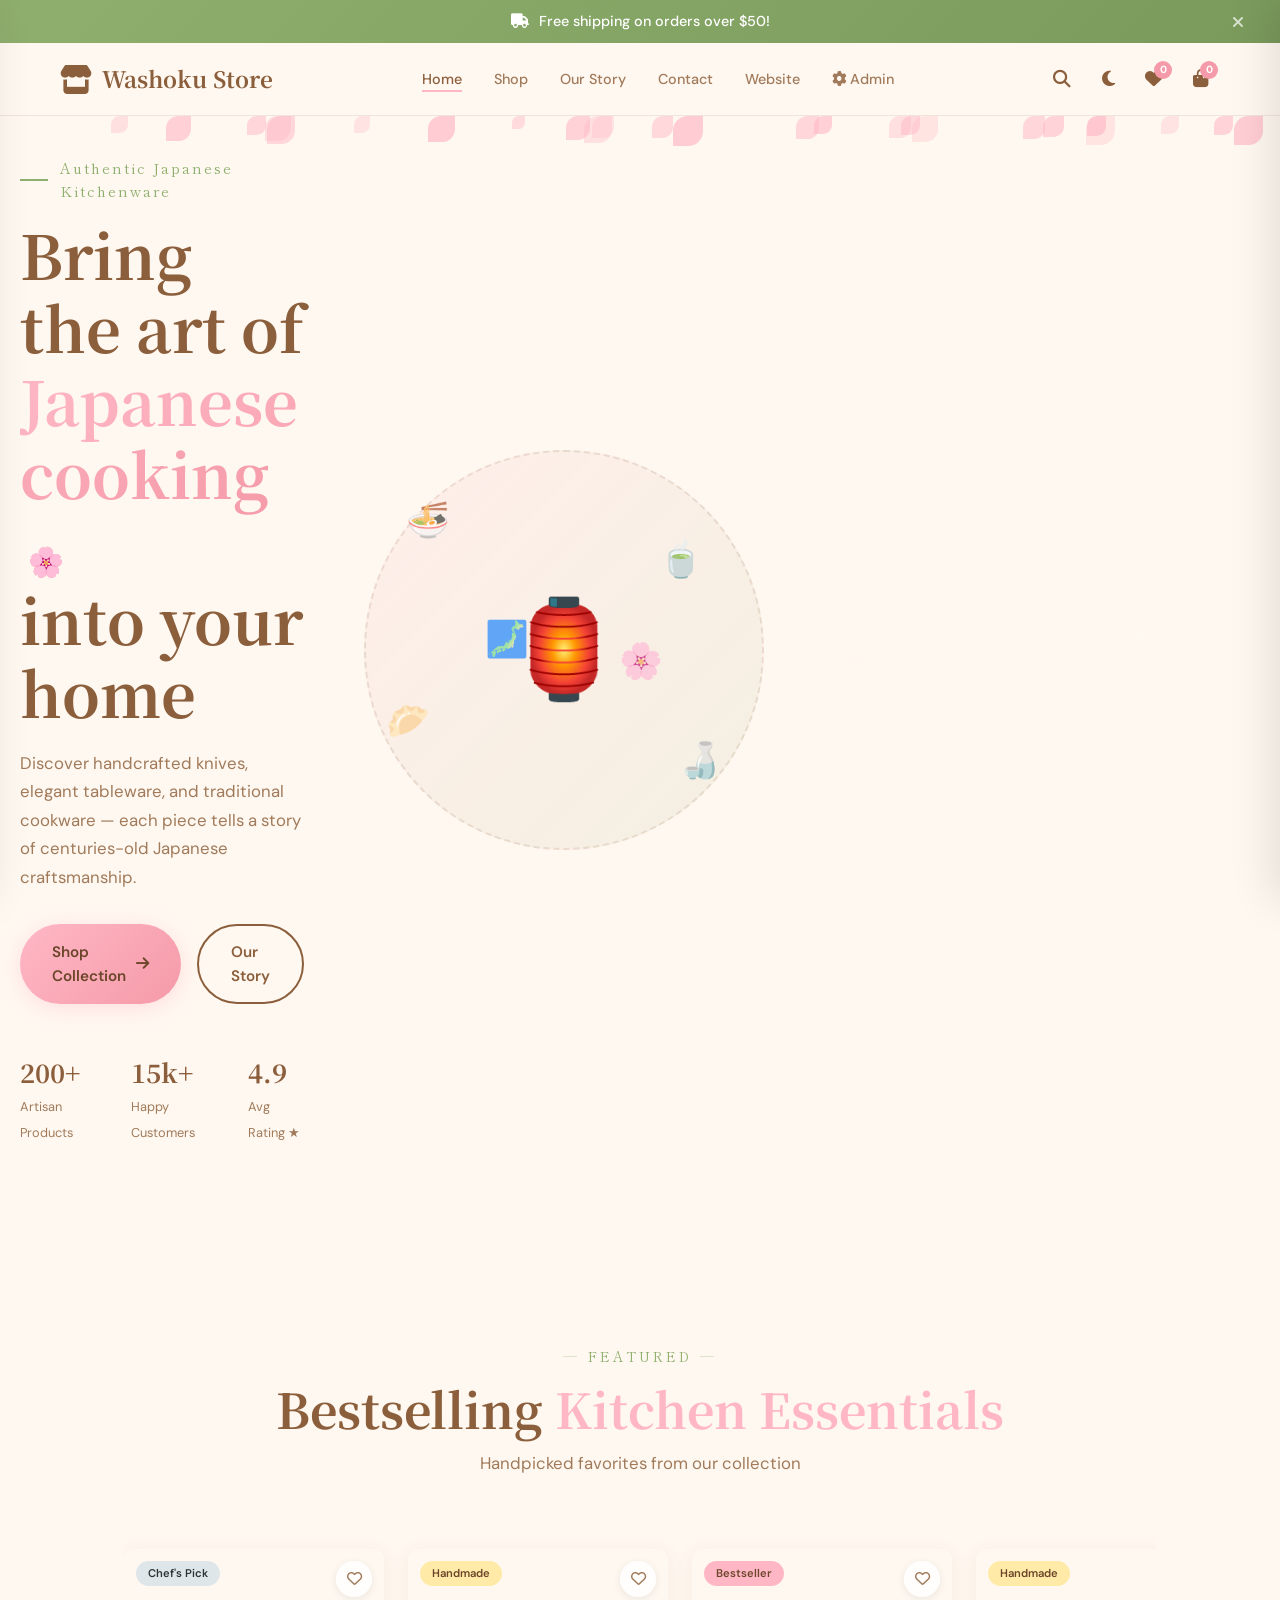
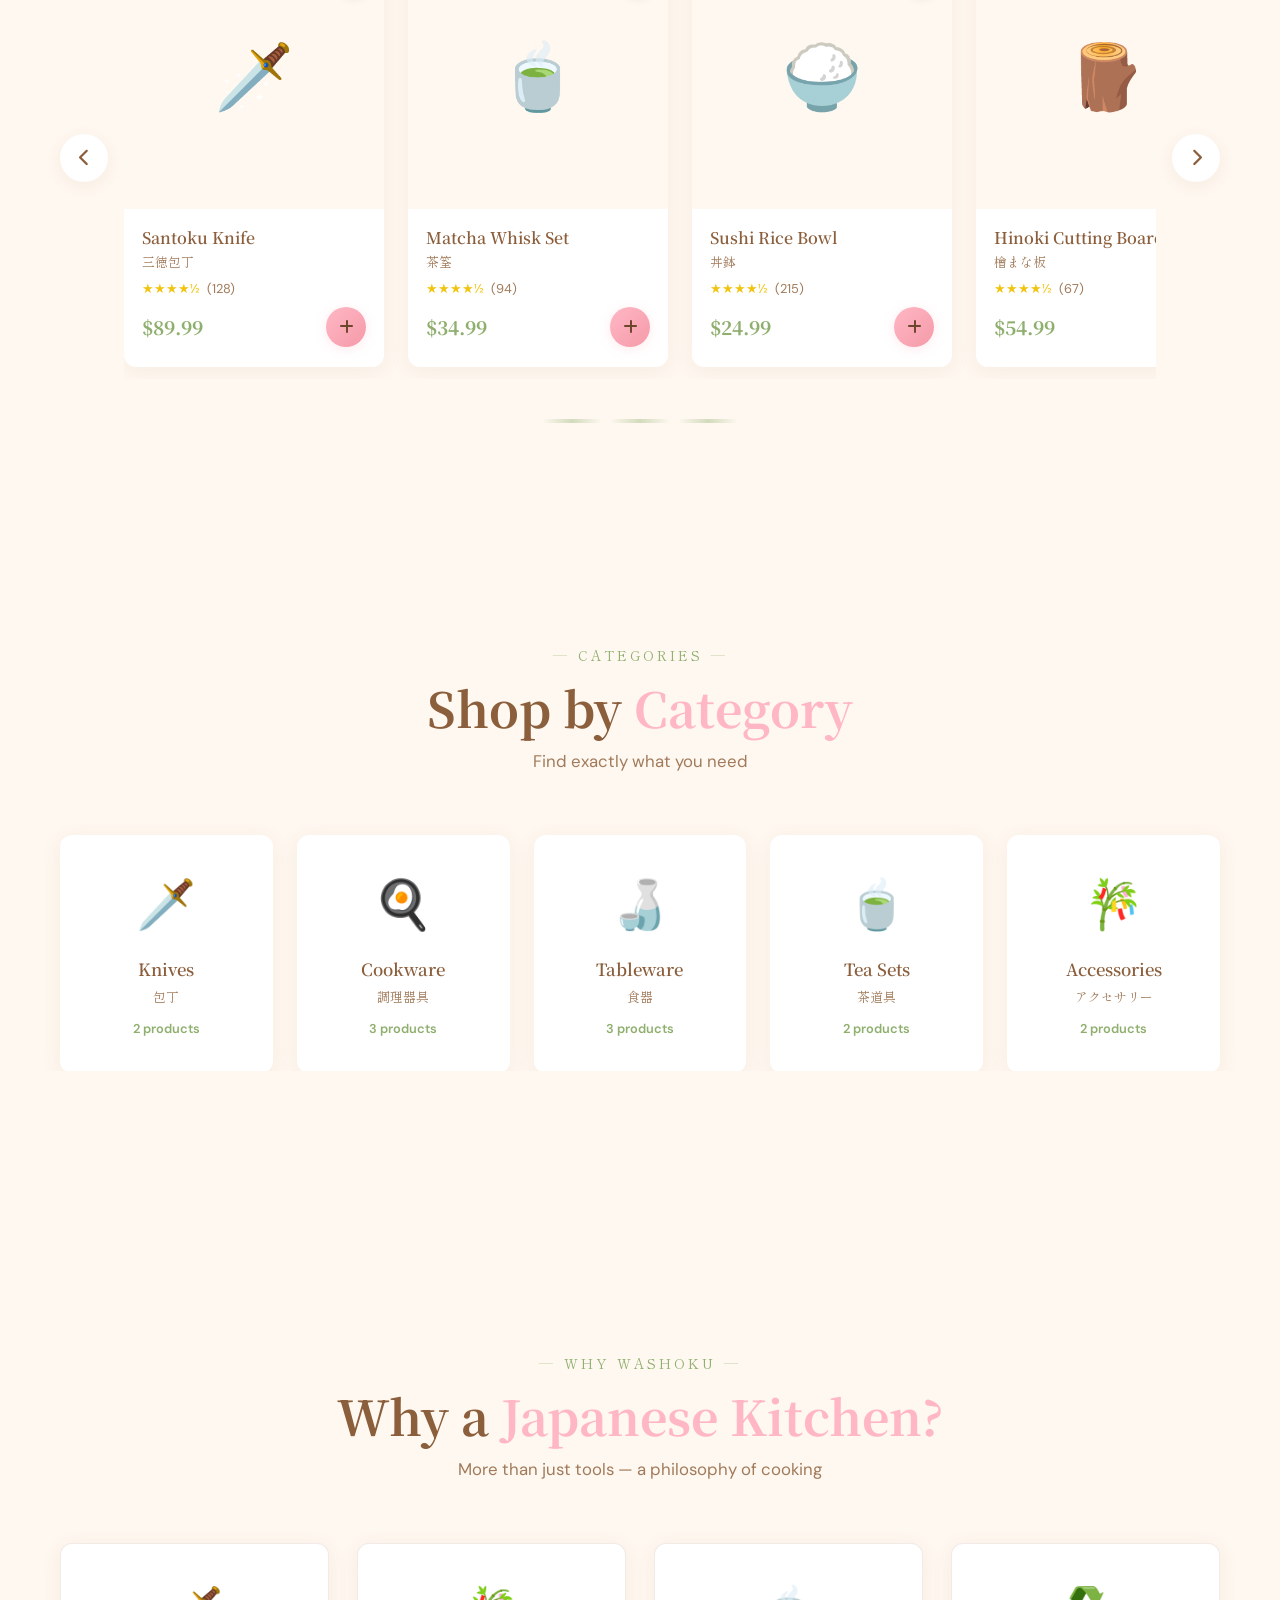
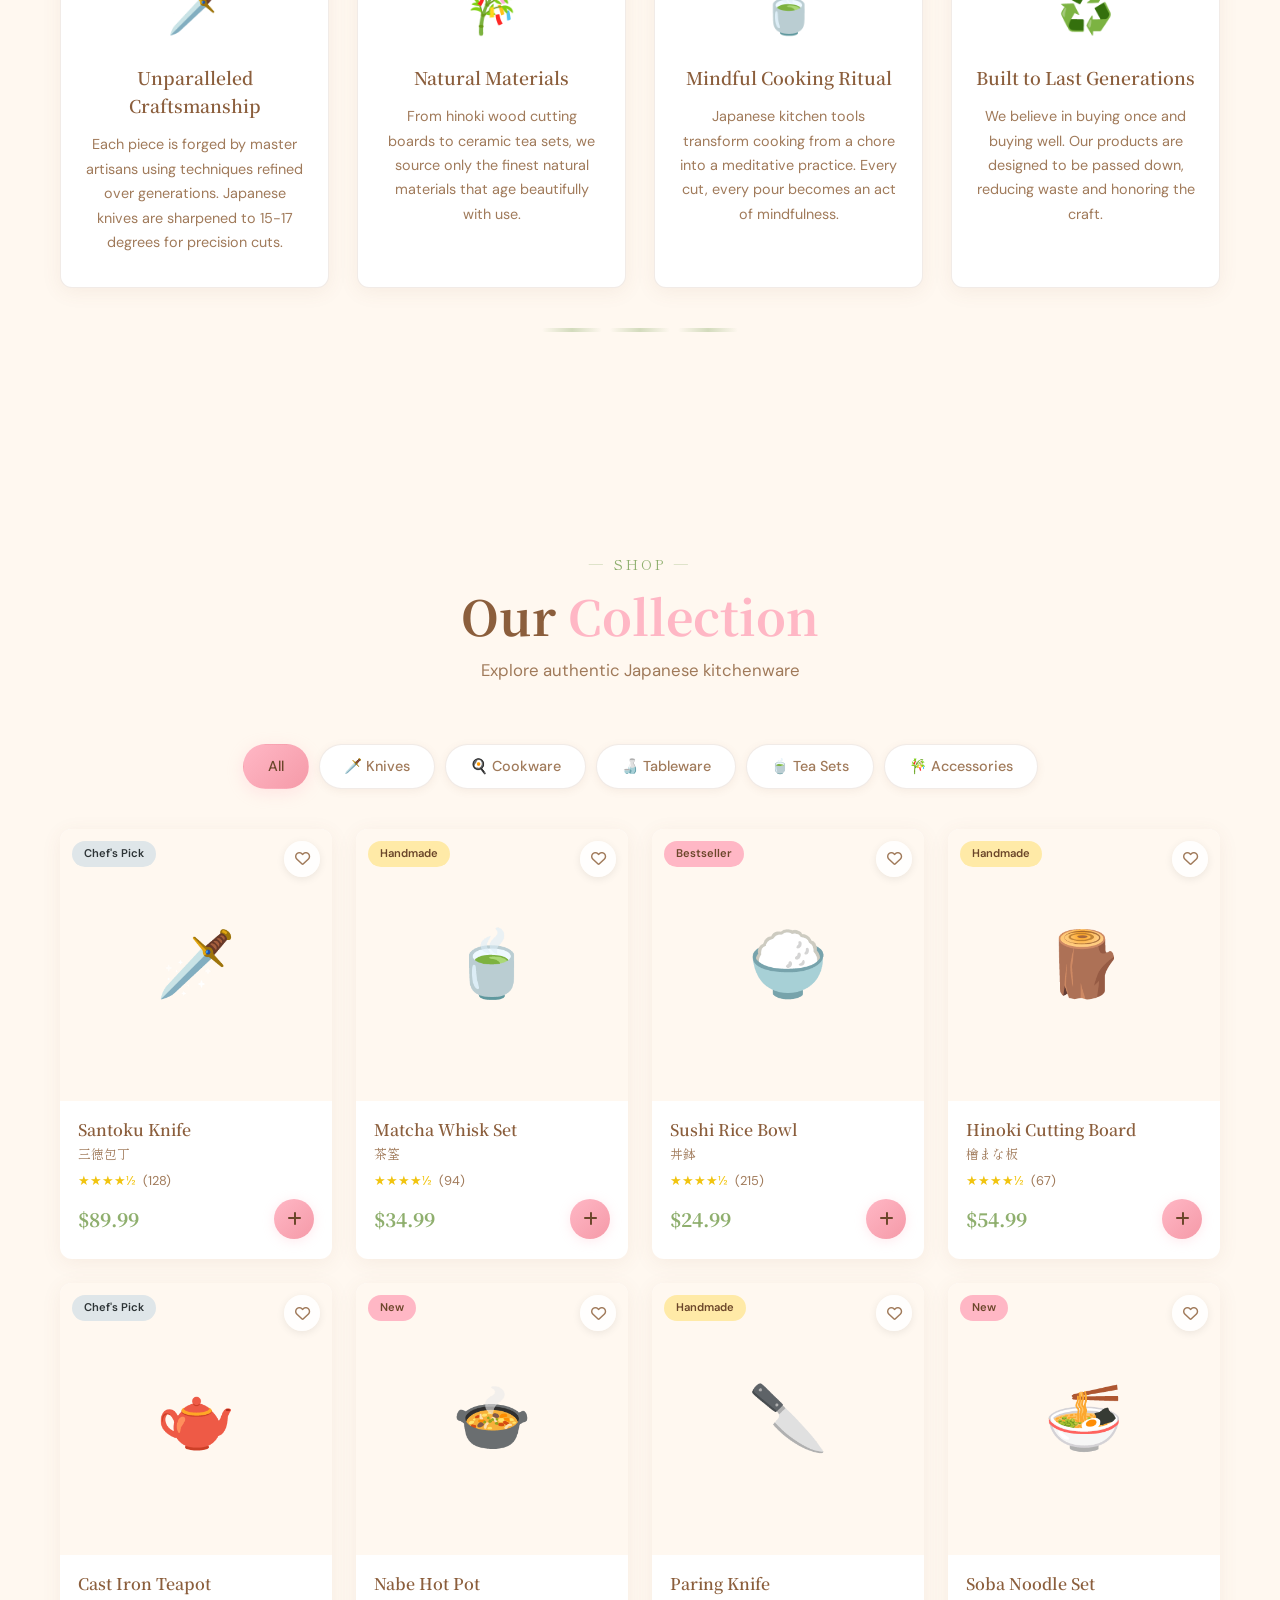
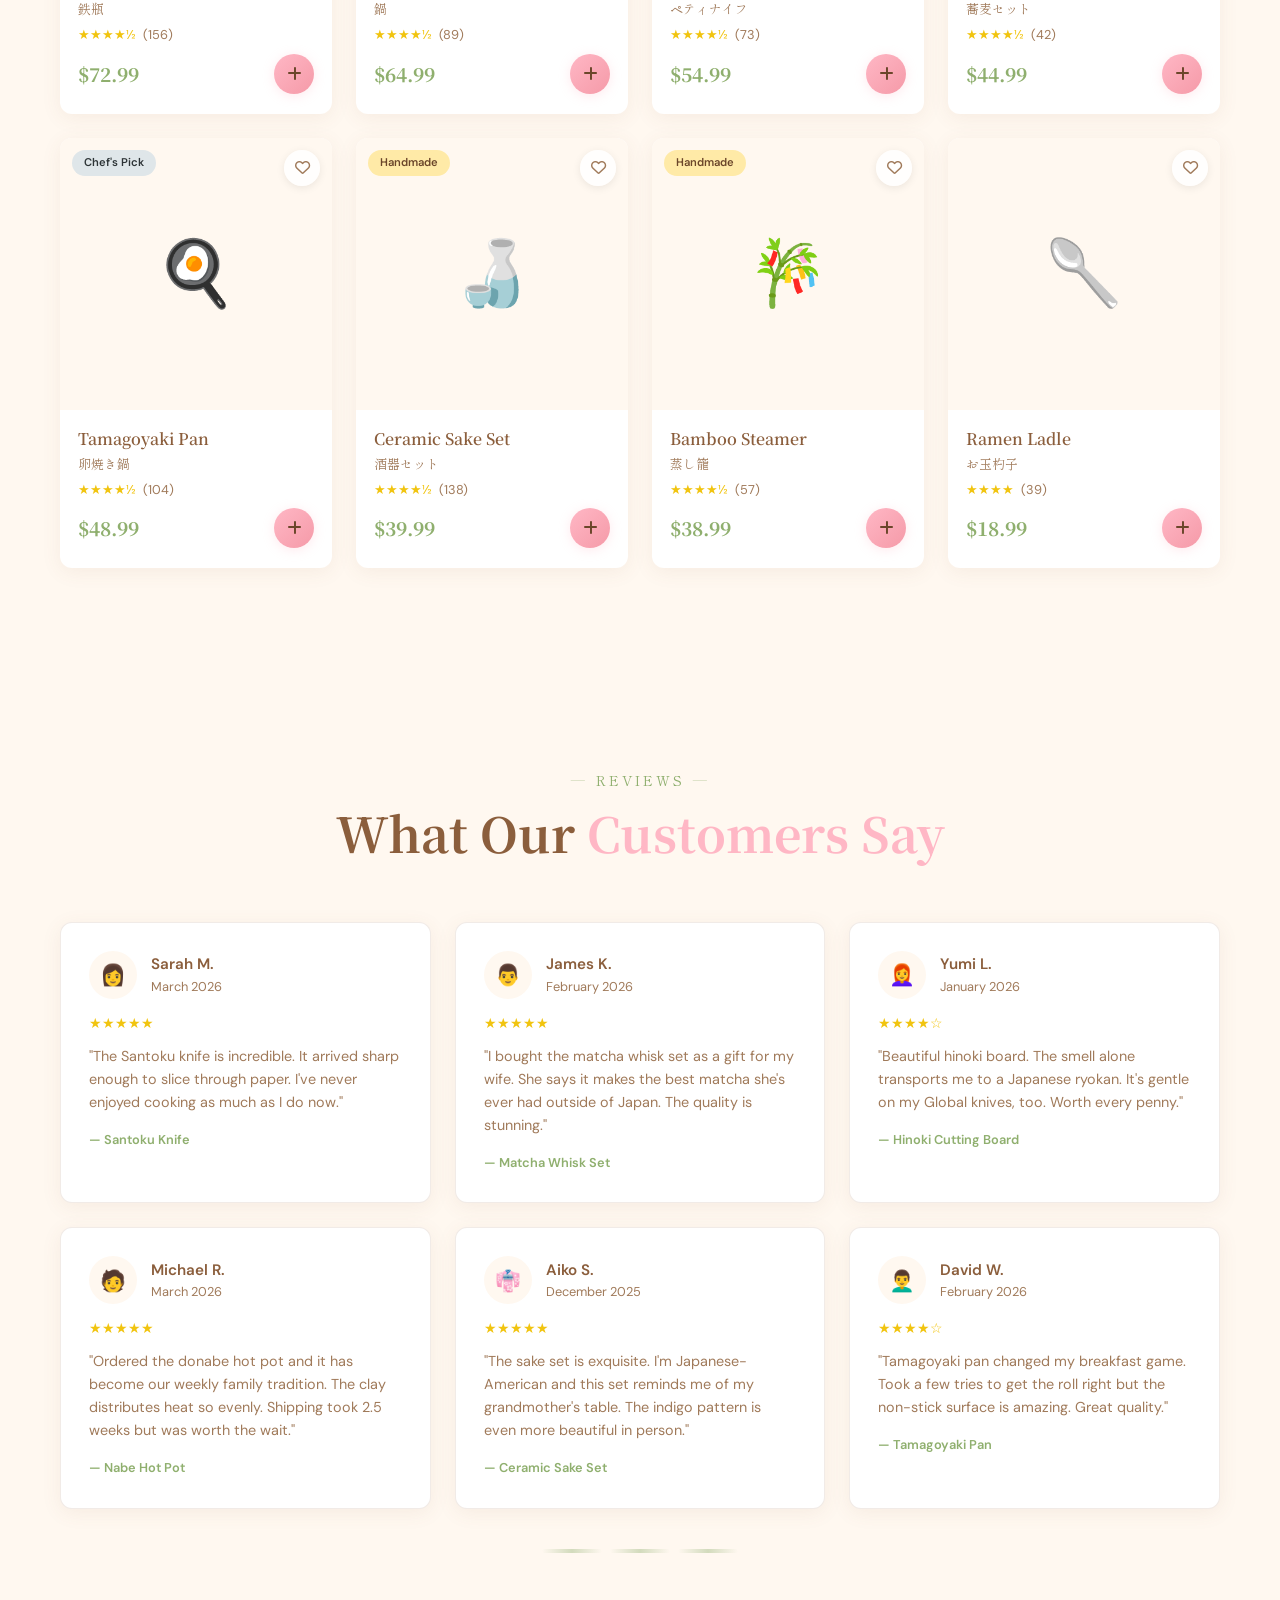
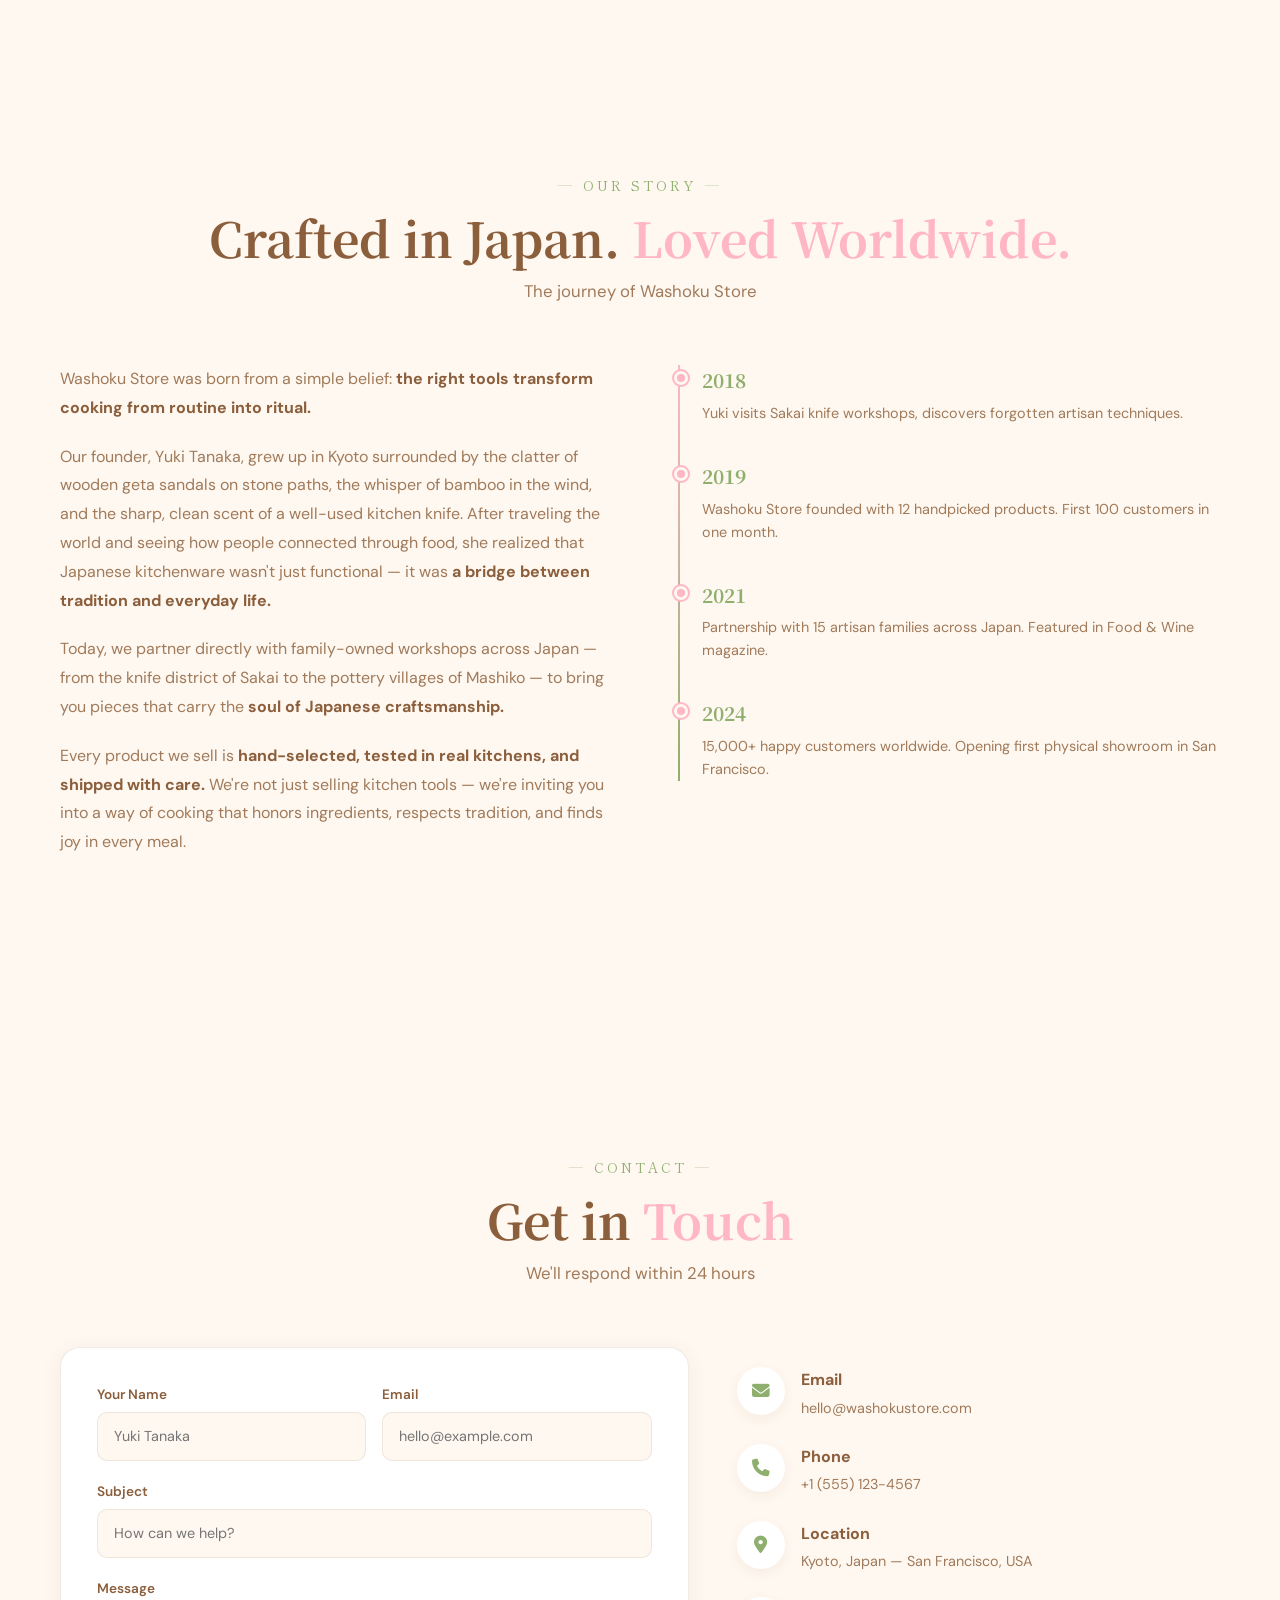
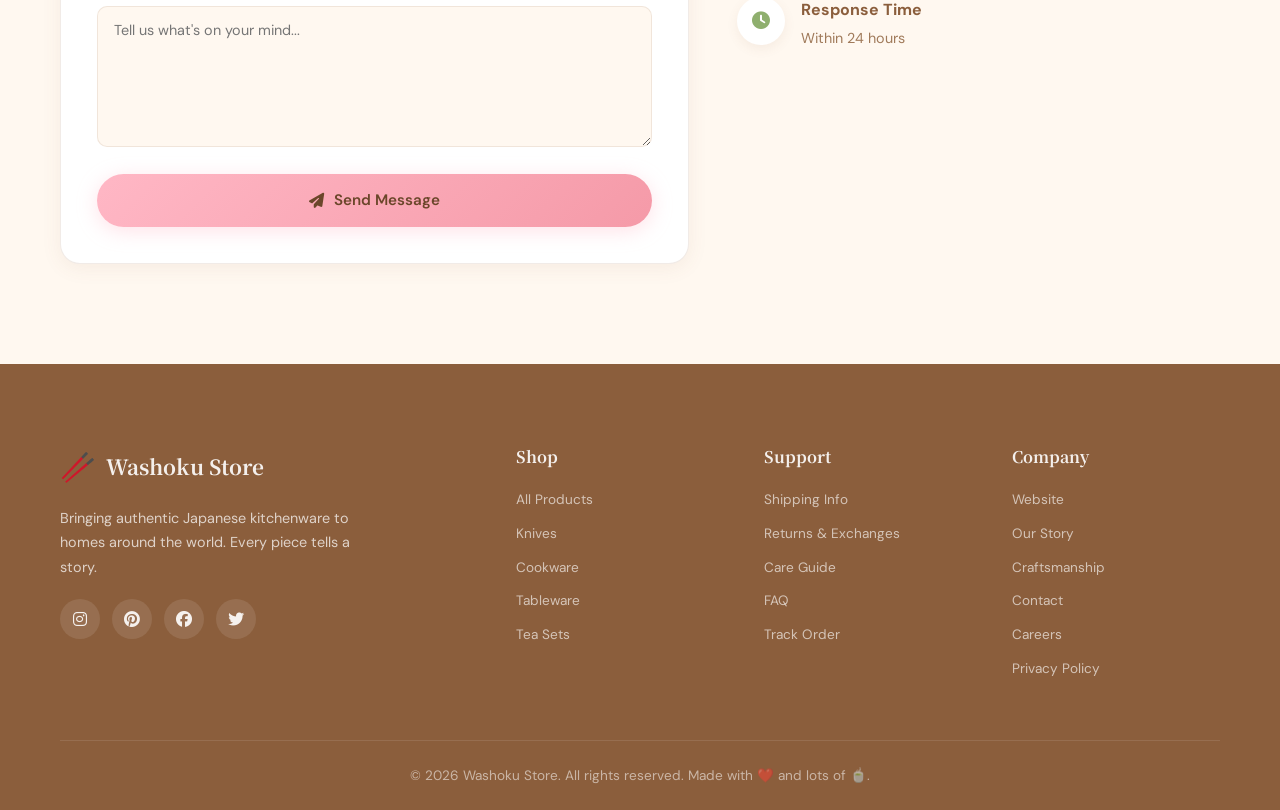
<file: index.html>
<!DOCTYPE html>
<html lang="en">
<head>
  <meta charset="UTF-8">
  <meta name="viewport" content="width=device-width, initial-scale=1.0">
  <title>Washoku Store — Japanese Kitchen, Delivered to Your Door</title>
  <link rel="preconnect" href="https://fonts.googleapis.com">
  <link rel="preconnect" href="https://fonts.gstatic.com" crossorigin>
  <link href="https://fonts.googleapis.com/css2?family=DM+Sans:opsz,wght@9..40,300;9..40,400;9..40,500;9..40,600;9..40,700&family=Noto+Serif+JP:wght@400;500;600;700;900&family=Shippori+Mincho:wght@400;600;700;800&display=swap" rel="stylesheet">
  <link rel="stylesheet" href="https://cdnjs.cloudflare.com/ajax/libs/font-awesome/6.5.0/css/all.min.css">
  <link rel="stylesheet" href="css/style.css">
</head>
<body>

  <!-- Free Shipping Banner -->
  <div class="shipping-banner" id="shippingBanner">
    <div class="shipping-banner__content">
      <i class="fas fa-truck"></i>
      <span>Free shipping on orders over $50!</span>
      <button class="shipping-banner__close" id="closeBanner"><i class="fas fa-times"></i></button>
    </div>
  </div>

  <!-- Navigation -->
  <header class="header" id="header">
    <nav class="nav container">
      <a href="#" class="nav__logo">
        <i class="fas fa-store nav__logo-icon"></i>
        <span class="nav__logo-text">Washoku Store</span>
      </a>
      <div class="nav__menu" id="navMenu">
        <ul class="nav__list">
          <li><a href="#home" class="nav__link active-link">Home</a></li>
          <li><a href="#shop" class="nav__link">Shop</a></li>
          <li><a href="#story" class="nav__link">Our Story</a></li>
          <li><a href="#contact" class="nav__link">Contact</a></li>
          <li><a href="https://washokustore.example.com" class="nav__link" target="_blank" rel="noopener">Website</a></li>
          <li><a href="admin.html" class="nav__link"><i class="fas fa-cog"></i> Admin</a></li>
        </ul>
      </div>
      <div class="nav__actions">
        <button class="nav__action-btn" id="searchToggle" aria-label="Search">
          <i class="fas fa-search"></i>
        </button>
        <button class="nav__action-btn" id="themeToggle" aria-label="Toggle dark mode">
          <i class="fas fa-moon"></i>
        </button>
        <button class="nav__action-btn" id="wishlistToggle" aria-label="Wishlist">
          <i class="fas fa-heart"></i>
          <span class="nav__badge" id="wishlistCount">0</span>
        </button>
        <button class="nav__action-btn" id="cartToggle" aria-label="Cart">
          <i class="fas fa-shopping-bag"></i>
          <span class="nav__badge" id="cartCount">0</span>
        </button>
        <button class="nav__toggle" id="navToggle" aria-label="Menu">
          <i class="fas fa-bars"></i>
        </button>
      </div>
    </nav>
  </header>

  <!-- Mobile Nav Overlay -->
  <div class="nav__overlay" id="navOverlay"></div>

  <!-- Search Overlay -->
  <div class="search-overlay" id="searchOverlay">
    <div class="search-overlay__container">
      <button class="search-overlay__close" id="searchClose"><i class="fas fa-times"></i></button>
      <div class="search-overlay__inner">
        <div class="search-box">
          <i class="fas fa-search search-box__icon"></i>
          <input type="text" class="search-box__input" id="searchInput" placeholder="Search products..." autofocus>
          <button class="search-box__clear" id="searchClear"><i class="fas fa-times-circle"></i></button>
        </div>
        <div class="search-results" id="searchResults"></div>
      </div>
    </div>
  </div>

  <!-- Cart Sidebar -->
  <div class="cart-sidebar" id="cartSidebar">
    <div class="cart-sidebar__overlay" id="cartOverlay"></div>
    <div class="cart-sidebar__content">
      <div class="cart-sidebar__header">
        <h3>Your Cart <span id="cartItemCount">(0)</span></h3>
        <button class="cart-sidebar__close" id="cartClose"><i class="fas fa-times"></i></button>
      </div>
      <div class="cart-sidebar__items" id="cartItems">
        <div class="cart-empty">
          <i class="fas fa-shopping-bag"></i>
          <p>Your cart is empty</p>
          <span>Add some Japanese kitchen essentials!</span>
        </div>
      </div>
      <div class="cart-sidebar__footer" id="cartFooter">
        <div class="cart-sidebar__promo">
          <input type="text" id="promoCode" placeholder="Promo code">
          <button id="applyPromo">Apply</button>
        </div>
        <div class="cart-sidebar__subtotal">
          <span>Subtotal</span>
          <span id="cartSubtotal">$0.00</span>
        </div>
        <div class="cart-sidebar__shipping">
          <span>Shipping</span>
          <span id="cartShipping">$5.99</span>
        </div>
        <div class="cart-sidebar__total">
          <span>Total</span>
          <span id="cartTotal">$0.00</span>
        </div>
        <button class="btn btn--primary cart-sidebar__checkout">
          <i class="fas fa-lock"></i> Secure Checkout
        </button>
      </div>
    </div>
  </div>

  <!-- Wishlist Sidebar -->
  <div class="wishlist-sidebar" id="wishlistSidebar">
    <div class="wishlist-sidebar__overlay" id="wishlistOverlay"></div>
    <div class="wishlist-sidebar__content">
      <div class="wishlist-sidebar__header">
        <h3>Your Wishlist <span id="wishlistItemCount">(0)</span></h3>
        <button class="wishlist-sidebar__close" id="wishlistClose"><i class="fas fa-times"></i></button>
      </div>
      <div class="wishlist-sidebar__items" id="wishlistItems">
        <div class="cart-empty">
          <i class="fas fa-heart"></i>
          <p>Your wishlist is empty</p>
          <span>Save items you love!</span>
        </div>
      </div>
    </div>
  </div>

  <!-- Product Detail Modal -->
  <div class="product-modal" id="productModal">
    <div class="product-modal__overlay" id="productModalOverlay"></div>
    <div class="product-modal__content">
      <button class="product-modal__close" id="productModalClose"><i class="fas fa-times"></i></button>
      <div class="product-modal__body" id="productModalBody"></div>
    </div>
  </div>

  <!-- MAIN CONTENT -->
  <main>

    <!-- ===== HOME ===== -->
    <section class="home section" id="home">
      <div class="cherry-blossoms" id="cherryBlossoms"></div>
      <div class="home__container container">
        <div class="home__data">
          <span class="home__subtitle">Authentic Japanese Kitchenware</span>
          <h1 class="home__title">
            Bring the art of <br>
            <span class="home__title-emphasis">Japanese cooking</span> <br>
            into your home
          </h1>
          <p class="home__description">
            Discover handcrafted knives, elegant tableware, and traditional cookware — 
            each piece tells a story of centuries-old Japanese craftsmanship.
          </p>
          <div class="home__buttons">
            <a href="#shop" class="btn btn--primary">Shop Collection <i class="fas fa-arrow-right"></i></a>
            <a href="#story" class="btn btn--outline">Our Story</a>
          </div>
          <div class="home__stats">
            <div class="home__stat">
              <span class="home__stat-number">200+</span>
              <span class="home__stat-label">Artisan Products</span>
            </div>
            <div class="home__stat">
              <span class="home__stat-number">15k+</span>
              <span class="home__stat-label">Happy Customers</span>
            </div>
            <div class="home__stat">
              <span class="home__stat-number">4.9</span>
              <span class="home__stat-label">Avg Rating ★</span>
            </div>
          </div>
        </div>
        <div class="home__visual">
          <div class="home__image-wrapper">
            <div class="home__image-placeholder">
              <span class="home__image-emoji">🏮</span>
              <div class="home__floating-items">
                <span class="home__float-item" style="top:10%;left:10%;animation-delay:0s">🍜</span>
                <span class="home__float-item" style="top:20%;right:15%;animation-delay:0.5s">🍵</span>
                <span class="home__float-item" style="bottom:25%;left:5%;animation-delay:1s">🥟</span>
                <span class="home__float-item" style="bottom:15%;right:10%;animation-delay:1.5s">🍶</span>
                <span class="home__float-item" style="top:40%;left:30%;animation-delay:2s">🗾</span>
                <span class="home__float-item" style="bottom:40%;right:25%;animation-delay:0.8s">🌸</span>
              </div>
            </div>
          </div>
        </div>
      </div>
      <div class="wave-divider">
        <svg viewBox="0 0 1440 100" preserveAspectRatio="none">
          <path d="M0,50 C320,100 720,0 1440,50 L1440,100 L0,100 Z" fill="var(--color-bg)"/>
        </svg>
      </div>
    </section>

    <!-- ===== FEATURED PRODUCTS ===== -->
    <section class="featured section" id="featured">
      <div class="container">
        <div class="section__header">
          <span class="section__tag">Featured</span>
          <h2 class="section__title">Bestselling <span class="section__title-jp">Kitchen Essentials</span></h2>
          <p class="section__subtitle">Handpicked favorites from our collection</p>
        </div>
        <div class="featured__carousel" id="featuredCarousel">
          <button class="carousel__btn carousel__btn--prev" id="carouselPrev"><i class="fas fa-chevron-left"></i></button>
          <div class="carousel__track" id="carouselTrack"></div>
          <button class="carousel__btn carousel__btn--next" id="carouselNext"><i class="fas fa-chevron-right"></i></button>
        </div>
      </div>
      <div class="bamboo-divider">
        <span class="bamboo-segment"></span>
        <span class="bamboo-segment"></span>
        <span class="bamboo-segment"></span>
      </div>
    </section>

    <!-- ===== CATEGORIES ===== -->
    <section class="categories section" id="categories">
      <div class="container">
        <div class="section__header">
          <span class="section__tag">Categories</span>
          <h2 class="section__title">Shop by <span class="section__title-jp">Category</span></h2>
          <p class="section__subtitle">Find exactly what you need</p>
        </div>
        <div class="categories__grid" id="categoriesGrid"></div>
      </div>
      <div class="wave-divider wave-divider--flip">
        <svg viewBox="0 0 1440 100" preserveAspectRatio="none">
          <path d="M0,50 C320,100 720,0 1440,50 L1440,100 L0,100 Z" fill="var(--color-bg)"/>
        </svg>
      </div>
    </section>

    <!-- ===== WHY JAPANESE KITCHEN ===== -->
    <section class="why section" id="why">
      <div class="container">
        <div class="section__header">
          <span class="section__tag">Why Washoku</span>
          <h2 class="section__title">Why a <span class="section__title-jp">Japanese Kitchen?</span></h2>
          <p class="section__subtitle">More than just tools — a philosophy of cooking</p>
        </div>
        <div class="why__grid">
          <div class="why__card">
            <div class="why__icon">🗡️</div>
            <h3 class="why__title">Unparalleled Craftsmanship</h3>
            <p class="why__text">Each piece is forged by master artisans using techniques refined over generations. Japanese knives are sharpened to 15-17 degrees for precision cuts.</p>
          </div>
          <div class="why__card">
            <div class="why__icon">🎋</div>
            <h3 class="why__title">Natural Materials</h3>
            <p class="why__text">From hinoki wood cutting boards to ceramic tea sets, we source only the finest natural materials that age beautifully with use.</p>
          </div>
          <div class="why__card">
            <div class="why__icon">🍵</div>
            <h3 class="why__title">Mindful Cooking Ritual</h3>
            <p class="why__text">Japanese kitchen tools transform cooking from a chore into a meditative practice. Every cut, every pour becomes an act of mindfulness.</p>
          </div>
          <div class="why__card">
            <div class="why__icon">♻️</div>
            <h3 class="why__title">Built to Last Generations</h3>
            <p class="why__text">We believe in buying once and buying well. Our products are designed to be passed down, reducing waste and honoring the craft.</p>
          </div>
        </div>
      </div>
      <div class="bamboo-divider">
        <span class="bamboo-segment"></span>
        <span class="bamboo-segment"></span>
        <span class="bamboo-segment"></span>
      </div>
    </section>

    <!-- ===== SHOP ===== -->
    <section class="shop section" id="shop">
      <div class="container">
        <div class="section__header">
          <span class="section__tag">Shop</span>
          <h2 class="section__title">Our <span class="section__title-jp">Collection</span></h2>
          <p class="section__subtitle">Explore authentic Japanese kitchenware</p>
        </div>
        <div class="shop__filters" id="shopFilters">
          <button class="shop__filter-btn active" data-filter="all">All</button>
          <button class="shop__filter-btn" data-filter="knives">🗡️ Knives</button>
          <button class="shop__filter-btn" data-filter="cookware">🍳 Cookware</button>
          <button class="shop__filter-btn" data-filter="tableware">🍶 Tableware</button>
          <button class="shop__filter-btn" data-filter="tea">🍵 Tea Sets</button>
          <button class="shop__filter-btn" data-filter="accessories">🎋 Accessories</button>
        </div>
        <div class="shop__grid" id="shopGrid"></div>
      </div>
    </section>

    <!-- ===== REVIEWS ===== -->
    <section class="reviews section" id="reviews">
      <div class="container">
        <div class="section__header">
          <span class="section__tag">Reviews</span>
          <h2 class="section__title">What Our <span class="section__title-jp">Customers Say</span></h2>
        </div>
        <div class="reviews__grid" id="reviewsGrid"></div>
      </div>
      <div class="bamboo-divider">
        <span class="bamboo-segment"></span>
        <span class="bamboo-segment"></span>
        <span class="bamboo-segment"></span>
      </div>
    </section>

    <!-- ===== OUR STORY ===== -->
    <section class="story section" id="story">
      <div class="container">
        <div class="section__header">
          <span class="section__tag">Our Story</span>
          <h2 class="section__title">Crafted in Japan. <span class="section__title-jp">Loved Worldwide.</span></h2>
          <p class="section__subtitle">The journey of Washoku Store</p>
        </div>
        <div class="story__content">
          <div class="story__text">
            <p>Washoku Store was born from a simple belief: <strong>the right tools transform cooking from routine into ritual.</strong></p>
            <p>Our founder, Yuki Tanaka, grew up in Kyoto surrounded by the clatter of wooden geta sandals on stone paths, the whisper of bamboo in the wind, and the sharp, clean scent of a well-used kitchen knife. After traveling the world and seeing how people connected through food, she realized that Japanese kitchenware wasn't just functional — it was <strong>a bridge between tradition and everyday life.</strong></p>
            <p>Today, we partner directly with family-owned workshops across Japan — from the knife district of Sakai to the pottery villages of Mashiko — to bring you pieces that carry the <strong>soul of Japanese craftsmanship.</strong></p>
            <p>Every product we sell is <strong>hand-selected, tested in real kitchens, and shipped with care.</strong> We're not just selling kitchen tools — we're inviting you into a way of cooking that honors ingredients, respects tradition, and finds joy in every meal.</p>
          </div>
          <div class="story__timeline">
            <div class="timeline__item">
              <div class="timeline__dot"></div>
              <div class="timeline__content">
                <span class="timeline__year">2018</span>
                <p class="timeline__text">Yuki visits Sakai knife workshops, discovers forgotten artisan techniques.</p>
              </div>
            </div>
            <div class="timeline__item">
              <div class="timeline__dot"></div>
              <div class="timeline__content">
                <span class="timeline__year">2019</span>
                <p class="timeline__text">Washoku Store founded with 12 handpicked products. First 100 customers in one month.</p>
              </div>
            </div>
            <div class="timeline__item">
              <div class="timeline__dot"></div>
              <div class="timeline__content">
                <span class="timeline__year">2021</span>
                <p class="timeline__text">Partnership with 15 artisan families across Japan. Featured in Food & Wine magazine.</p>
              </div>
            </div>
            <div class="timeline__item">
              <div class="timeline__dot"></div>
              <div class="timeline__content">
                <span class="timeline__year">2024</span>
                <p class="timeline__text">15,000+ happy customers worldwide. Opening first physical showroom in San Francisco.</p>
              </div>
            </div>
          </div>
        </div>
      </div>
      <div class="wave-divider">
        <svg viewBox="0 0 1440 100" preserveAspectRatio="none">
          <path d="M0,50 C320,100 720,0 1440,50 L1440,100 L0,100 Z" fill="var(--color-bg)"/>
        </svg>
      </div>
    </section>

    <!-- ===== CONTACT ===== -->
    <section class="contact section" id="contact">
      <div class="container">
        <div class="section__header">
          <span class="section__tag">Contact</span>
          <h2 class="section__title">Get in <span class="section__title-jp">Touch</span></h2>
          <p class="section__subtitle">We'll respond within 24 hours</p>
        </div>
        <div class="contact__container">
          <form class="contact__form" id="contactForm">
            <div class="contact__form-row">
              <div class="contact__form-group">
                <label for="contactName">Your Name</label>
                <input type="text" id="contactName" required placeholder="Yuki Tanaka">
              </div>
              <div class="contact__form-group">
                <label for="contactEmail">Email</label>
                <input type="email" id="contactEmail" required placeholder="hello@example.com">
              </div>
            </div>
            <div class="contact__form-group">
              <label for="contactSubject">Subject</label>
              <input type="text" id="contactSubject" required placeholder="How can we help?">
            </div>
            <div class="contact__form-group">
              <label for="contactMessage">Message</label>
              <textarea id="contactMessage" required rows="5" placeholder="Tell us what's on your mind..."></textarea>
            </div>
            <button type="submit" class="btn btn--primary contact__submit">
              <i class="fas fa-paper-plane"></i> Send Message
            </button>
          </form>
          <div class="contact__info">
            <div class="contact__info-item">
              <i class="fas fa-envelope"></i>
              <div>
                <h4>Email</h4>
                <p>hello@washokustore.com</p>
              </div>
            </div>
            <div class="contact__info-item">
              <i class="fas fa-phone"></i>
              <div>
                <h4>Phone</h4>
                <p>+1 (555) 123-4567</p>
              </div>
            </div>
            <div class="contact__info-item">
              <i class="fas fa-map-marker-alt"></i>
              <div>
                <h4>Location</h4>
                <p>Kyoto, Japan — San Francisco, USA</p>
              </div>
            </div>
            <div class="contact__info-item">
              <i class="fas fa-clock"></i>
              <div>
                <h4>Response Time</h4>
                <p>Within 24 hours</p>
              </div>
            </div>
          </div>
        </div>
      </div>
    </section>

  </main>

  <!-- Footer -->
  <footer class="footer">
    <div class="container">
      <div class="footer__content">
        <div class="footer__brand">
          <div class="footer__logo">
            <span class="footer__logo-icon">🥢</span>
            <span class="footer__logo-text">Washoku Store</span>
          </div>
          <p class="footer__desc">Bringing authentic Japanese kitchenware to homes around the world. Every piece tells a story.</p>
          <div class="footer__social">
            <a href="#" class="footer__social-link"><i class="fab fa-instagram"></i></a>
            <a href="#" class="footer__social-link"><i class="fab fa-pinterest"></i></a>
            <a href="#" class="footer__social-link"><i class="fab fa-facebook"></i></a>
            <a href="#" class="footer__social-link"><i class="fab fa-twitter"></i></a>
          </div>
        </div>
        <div class="footer__links">
          <h4>Shop</h4>
          <a href="#">All Products</a>
          <a href="#">Knives</a>
          <a href="#">Cookware</a>
          <a href="#">Tableware</a>
          <a href="#">Tea Sets</a>
        </div>
        <div class="footer__links">
          <h4>Support</h4>
          <a href="#contact">Shipping Info</a>
          <a href="#contact">Returns & Exchanges</a>
          <a href="#contact">Care Guide</a>
          <a href="#contact">FAQ</a>
          <a href="#contact">Track Order</a>
        </div>
        <div class="footer__links">
          <h4>Company</h4>
          <a href="https://washokustore.example.com" target="_blank" rel="noopener">Website</a>
          <a href="#story">Our Story</a>
          <a href="#story">Craftsmanship</a>
          <a href="#contact">Contact</a>
          <a href="#contact">Careers</a>
          <a href="#contact">Privacy Policy</a>
        </div>
      </div>
      <div class="footer__bottom">
        <p>&copy; 2026 Washoku Store. All rights reserved. Made with ❤️ and lots of 🍵.</p>
      </div>
    </div>
  </footer>

  <!-- Scroll to top -->
  <button class="scroll-top" id="scrollTop"><i class="fas fa-chevron-up"></i></button>

  <noscript><div style="padding:20px;text-align:center;background:#FFB7C5"><p>Please enable JavaScript to use Washoku Store.</p></div></noscript>
  <script src="js/data.js" defer></script>
  <script src="js/store.js" defer></script>
  <script src="js/app.js" defer></script>
</body>
</html>
</file>
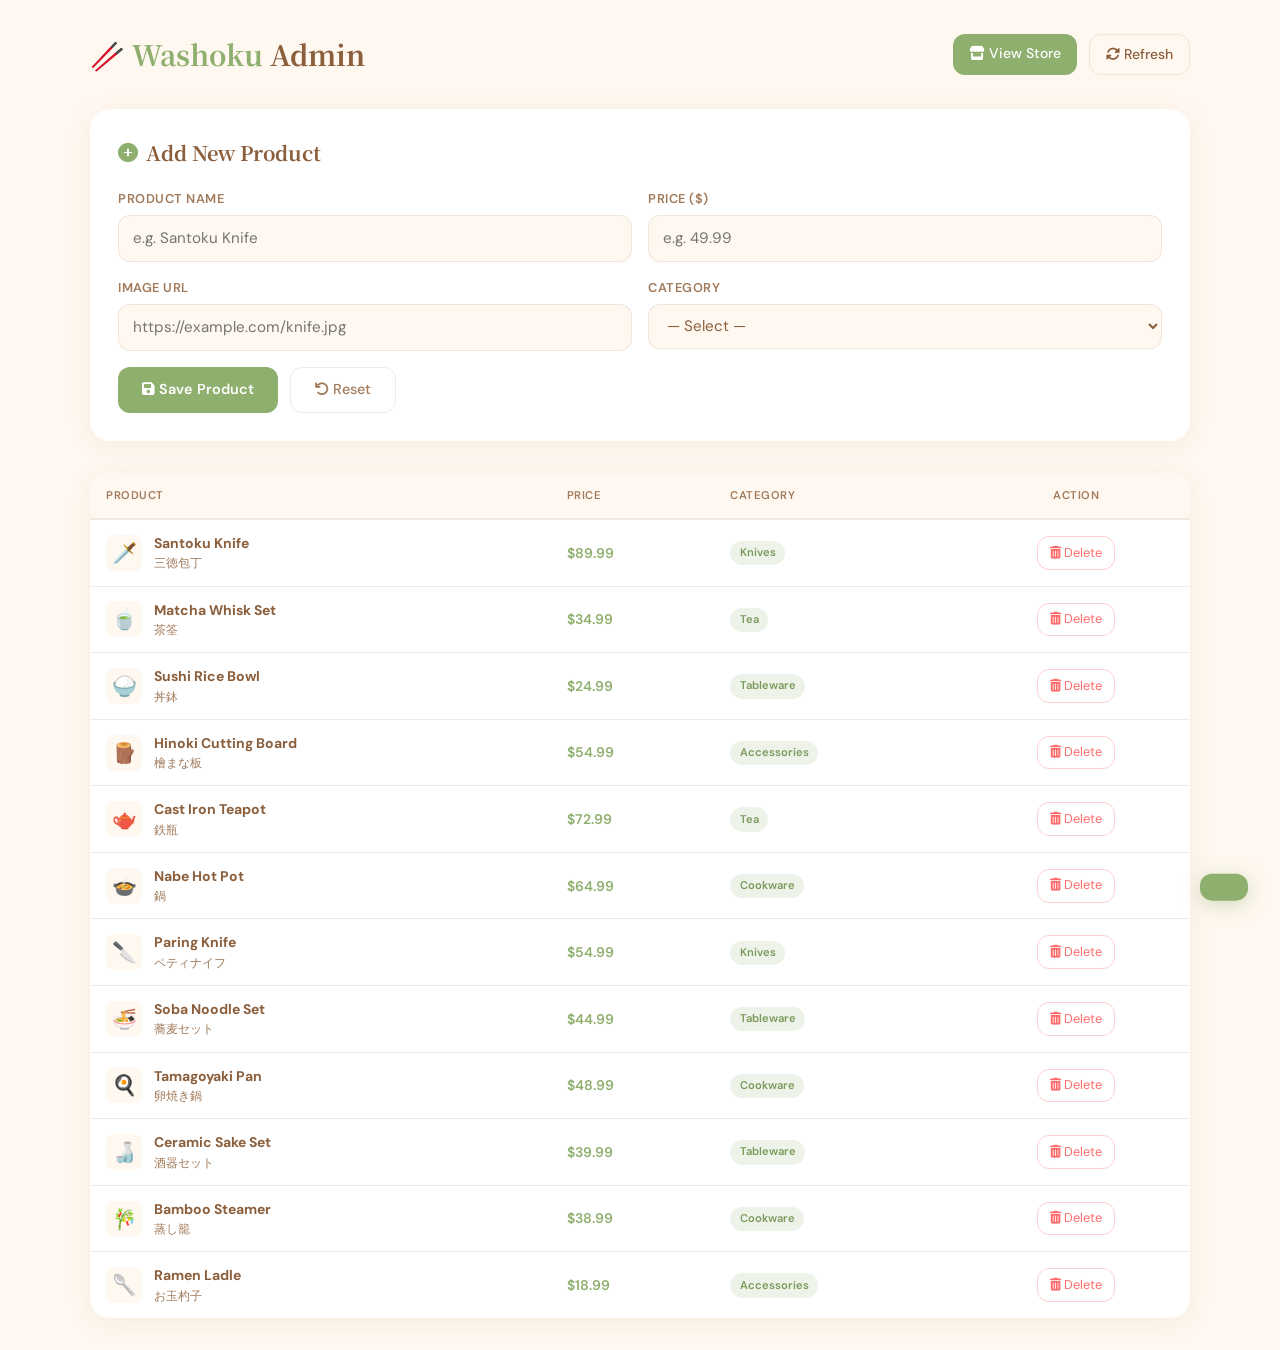
<file: admin.html>
<!DOCTYPE html>
<html lang="en">
<head>
  <meta charset="UTF-8">
  <meta name="viewport" content="width=device-width, initial-scale=1.0">
  <title>Washoku Store — Admin Dashboard</title>
  <link rel="preconnect" href="https://fonts.googleapis.com">
  <link rel="preconnect" href="https://fonts.gstatic.com" crossorigin>
  <link href="https://fonts.googleapis.com/css2?family=DM+Sans:opsz,wght@9..40,300;9..40,400;9..40,500;9..40,600;9..40,700&family=Noto+Serif+JP:wght@400;500;600;700;900&display=swap" rel="stylesheet">
  <link rel="stylesheet" href="https://cdnjs.cloudflare.com/ajax/libs/font-awesome/6.5.0/css/all.min.css">
  <link rel="stylesheet" href="css/style.css">
  <style>
    .admin-body {
      background: var(--color-bg);
      color: var(--color-text);
      font-family: var(--font-body);
      padding: 2rem 1rem;
    }
    .admin-container {
      max-width: 1100px;
      margin: 0 auto;
    }
    .admin-header {
      display: flex;
      align-items: center;
      justify-content: space-between;
      margin-bottom: 2rem;
      flex-wrap: wrap;
      gap: 1rem;
    }
    .admin-header h1 {
      font-family: var(--font-heading);
      font-size: 1.75rem;
    }
    .admin-header h1 span {
      color: var(--color-matcha);
    }
    .admin-links {
      display: flex;
      gap: 0.75rem;
    }
    .admin-links a {
      padding: 0.5rem 1rem;
      border-radius: var(--radius);
      font-size: 0.875rem;
      font-weight: 500;
      text-decoration: none;
      transition: all var(--transition);
    }
    .admin-links a:first-child {
      background: var(--color-matcha);
      color: #fff;
    }
    .admin-links a:last-child {
      border: 1px solid var(--color-border);
      color: var(--color-text);
    }
    .admin-links a:hover {
      opacity: 0.8;
    }
    .admin-form-card {
      background: var(--color-card);
      border-radius: var(--radius-lg);
      padding: 1.75rem;
      box-shadow: 0 4px 24px var(--color-shadow);
      margin-bottom: 2rem;
    }
    .admin-form-card h2 {
      font-family: var(--font-heading);
      font-size: 1.25rem;
      margin-bottom: 1.25rem;
      display: flex;
      align-items: center;
      gap: 0.5rem;
    }
    .admin-form-row {
      display: grid;
      grid-template-columns: 1fr 1fr;
      gap: 1rem;
      margin-bottom: 1rem;
    }
    .admin-form-group {
      display: flex;
      flex-direction: column;
      gap: 0.35rem;
    }
    .admin-form-group.full {
      grid-column: 1 / -1;
    }
    .admin-form-group label {
      font-size: 0.8rem;
      font-weight: 600;
      text-transform: uppercase;
      letter-spacing: 0.5px;
      color: var(--color-text-light);
    }
    .admin-form-group input,
    .admin-form-group select {
      padding: 0.65rem 0.85rem;
      border: 1px solid var(--color-border);
      border-radius: var(--radius);
      font-family: var(--font-body);
      font-size: 0.95rem;
      background: var(--color-bg);
      color: var(--color-text);
      transition: border var(--transition);
    }
    .admin-form-group input:focus,
    .admin-form-group select:focus {
      outline: none;
      border-color: var(--color-matcha);
    }
    .admin-form-actions {
      display: flex;
      gap: 0.75rem;
      margin-top: 0.5rem;
    }
    .btn--add {
      background: var(--color-matcha);
      color: #fff;
      border: none;
      padding: 0.65rem 1.5rem;
      border-radius: var(--radius);
      font-weight: 600;
      cursor: pointer;
      transition: all var(--transition);
      font-size: 0.9rem;
    }
    .btn--add:hover {
      background: var(--color-matcha-dark);
    }
    .btn--reset {
      background: transparent;
      color: var(--color-text-light);
      border: 1px solid var(--color-border);
      padding: 0.65rem 1.5rem;
      border-radius: var(--radius);
      font-weight: 500;
      cursor: pointer;
      transition: all var(--transition);
      font-size: 0.9rem;
    }
    .btn--reset:hover {
      border-color: var(--color-text);
    }
    .admin-table-wrap {
      background: var(--color-card);
      border-radius: var(--radius-lg);
      box-shadow: 0 4px 24px var(--color-shadow);
      overflow-x: auto;
    }
    .admin-table {
      width: 100%;
      border-collapse: collapse;
      font-size: 0.875rem;
    }
    .admin-table th {
      text-align: left;
      padding: 0.85rem 1rem;
      font-weight: 600;
      text-transform: uppercase;
      letter-spacing: 0.5px;
      font-size: 0.7rem;
      color: var(--color-text-light);
      border-bottom: 2px solid var(--color-border);
      background: var(--color-bg);
    }
    .admin-table td {
      padding: 0.75rem 1rem;
      border-bottom: 1px solid var(--color-border);
      vertical-align: middle;
    }
    .admin-table tr:last-child td {
      border-bottom: none;
    }
    .admin-table .product-preview {
      width: 36px;
      height: 36px;
      border-radius: 8px;
      object-fit: cover;
      display: flex;
      align-items: center;
      justify-content: center;
      font-size: 1.25rem;
      background: var(--color-bg);
    }
    .admin-table .product-preview img {
      width: 100%;
      height: 100%;
      border-radius: 8px;
      object-fit: cover;
    }
    .admin-table .name-cell {
      display: flex;
      align-items: center;
      gap: 0.75rem;
    }
    .admin-table .name-cell .info small {
      display: block;
      color: var(--color-text-light);
      font-size: 0.75rem;
    }
    .admin-table .price-cell {
      font-weight: 600;
      color: var(--color-matcha);
    }
    .admin-table .cat-cell {
      display: inline-block;
      padding: 0.2rem 0.6rem;
      border-radius: 20px;
      font-size: 0.7rem;
      font-weight: 600;
      text-transform: capitalize;
      background: rgba(143, 175, 110, 0.15);
      color: var(--color-matcha-dark);
    }
    .btn--delete {
      background: none;
      border: 1px solid rgba(255, 100, 100, 0.3);
      color: #ff6b6b;
      padding: 0.35rem 0.75rem;
      border-radius: var(--radius);
      cursor: pointer;
      font-size: 0.8rem;
      transition: all var(--transition);
    }
    .btn--delete:hover {
      background: #ff6b6b;
      color: #fff;
    }
    .admin-empty {
      text-align: center;
      padding: 3rem 1rem;
      color: var(--color-text-light);
    }
    .admin-empty i {
      font-size: 2.5rem;
      opacity: 0.3;
      margin-bottom: 0.75rem;
      display: block;
    }
    .admin-notification {
      position: fixed;
      bottom: 2rem;
      right: 2rem;
      background: var(--color-matcha);
      color: #fff;
      padding: 0.85rem 1.5rem;
      border-radius: var(--radius);
      font-weight: 500;
      font-size: 0.9rem;
      box-shadow: 0 4px 20px rgba(143, 175, 110, 0.4);
      transform: translateY(120%);
      transition: transform 0.4s ease;
      z-index: 1000;
    }
    .admin-notification.show {
      transform: translateY(0);
    }
    @media (max-width: 640px) {
      .admin-form-row {
        grid-template-columns: 1fr;
      }
      .admin-header {
        flex-direction: column;
        align-items: flex-start;
      }
    }
  </style>
</head>
<body class="admin-body">
  <div class="admin-container">
    <div class="admin-header">
      <h1>🥢 <span>Washoku</span> Admin</h1>
      <div class="admin-links">
        <a href="index.html"><i class="fas fa-store"></i> View Store</a>
        <a href="admin.html"><i class="fas fa-sync-alt"></i> Refresh</a>
      </div>
    </div>

    <div class="admin-form-card">
      <h2><i class="fas fa-plus-circle" style="color:var(--color-matcha)"></i> Add New Product</h2>
      <form id="adminForm">
        <div class="admin-form-row">
          <div class="admin-form-group">
            <label for="productName">Product Name</label>
            <input type="text" id="productName" placeholder="e.g. Santoku Knife" required>
          </div>
          <div class="admin-form-group">
            <label for="productPrice">Price ($)</label>
            <input type="number" id="productPrice" placeholder="e.g. 49.99" step="0.01" min="0" required>
          </div>
        </div>
        <div class="admin-form-row">
          <div class="admin-form-group">
            <label for="productImage">Image URL</label>
            <input type="url" id="productImage" placeholder="https://example.com/knife.jpg">
          </div>
          <div class="admin-form-group">
            <label for="productCategory">Category</label>
            <select id="productCategory" required>
              <option value="">— Select —</option>
              <option value="knives">Knives</option>
              <option value="cookware">Cookware</option>
              <option value="tableware">Tableware</option>
              <option value="tea">Tea Sets</option>
              <option value="accessories">Accessories</option>
            </select>
          </div>
        </div>
        <div class="admin-form-actions">
          <button type="submit" class="btn--add"><i class="fas fa-save"></i> Save Product</button>
          <button type="reset" class="btn--reset"><i class="fas fa-undo"></i> Reset</button>
        </div>
      </form>
    </div>

    <div class="admin-table-wrap">
      <table class="admin-table">
        <thead>
          <tr>
            <th>Product</th>
            <th>Price</th>
            <th>Category</th>
            <th style="text-align:center">Action</th>
          </tr>
        </thead>
        <tbody id="adminTableBody"></tbody>
      </table>
      <div class="admin-empty" id="adminEmpty">
        <i class="fas fa-box-open"></i>
        <p>No products yet. Add your first product above!</p>
      </div>
    </div>
  </div>

  <div class="admin-notification" id="adminNotif"></div>

  <script src="js/data.js"></script>
  <script src="js/admin.js"></script>
</body>
</html>
</file>
<file: css/style.css>
/* ===== VARIABLES ===== */
:root {
  --color-sakura: #FFB7C5;
  --color-sakura-dark: #f59aa8;
  --color-matcha: #8FAF6E;
  --color-matcha-dark: #7a9a5c;
  --color-cream: #FFF8F0;
  --color-wood: #8B5E3C;
  --color-wood-dark: #6b462a;
  --color-white: #FFFFFF;
  --color-bg: var(--color-cream);
  --color-text: var(--color-wood);
  --color-text-light: #a07a5a;
  --color-card: var(--color-white);
  --color-border: rgba(139, 94, 60, 0.12);
  --color-shadow: rgba(139, 94, 60, 0.08);
  --color-overlay: rgba(0, 0, 0, 0.4);
  --header-height: 72px;
  --font-heading: 'Noto Serif JP', serif;
  --font-body: 'DM Sans', sans-serif;
  --font-accent: 'Shippori Mincho', serif;
  --transition: 0.3s ease;
  --radius: 12px;
  --radius-lg: 20px;
}

[data-theme="dark"] {
  --color-bg: #1a1a2e;
  --color-cream: #1a1a2e;
  --color-text: #e8d5c4;
  --color-text-light: #b8a08e;
  --color-card: #16213e;
  --color-border: rgba(232, 213, 196, 0.1);
  --color-shadow: rgba(0, 0, 0, 0.3);
  --color-overlay: rgba(0, 0, 0, 0.7);
  --color-white: #1e2a4a;
}

/* ===== RESET ===== */
*, *::before, *::after {
  margin: 0;
  padding: 0;
  box-sizing: border-box;
}

html {
  scroll-behavior: smooth;
}

body {
  font-family: var(--font-body);
  background: var(--color-bg);
  color: var(--color-text);
  line-height: 1.6;
  overflow-x: hidden;
  transition: background var(--transition), color var(--transition);
}

a { text-decoration: none; color: inherit; }
ul { list-style: none; }
img { max-width: 100%; height: auto; display: block; }
button { cursor: pointer; border: none; outline: none; background: none; font: inherit; color: inherit; }
input, textarea { font: inherit; outline: none; border: none; }

/* ===== CONTAINER ===== */
.container {
  max-width: 1200px;
  margin: 0 auto;
  padding: 0 20px;
}

.section {
  padding: 100px 0;
}

.section__header {
  text-align: center;
  margin-bottom: 60px;
}

.section__tag {
  display: inline-block;
  font-family: var(--font-accent);
  font-size: 0.85rem;
  color: var(--color-matcha);
  letter-spacing: 3px;
  text-transform: uppercase;
  margin-bottom: 12px;
  position: relative;
}

.section__tag::before,
.section__tag::after {
  content: '—';
  margin: 0 8px;
  opacity: 0.5;
}

.section__title {
  font-family: var(--font-heading);
  font-size: clamp(2rem, 4vw, 3rem);
  font-weight: 700;
  line-height: 1.2;
  margin-bottom: 12px;
}

.section__title-jp {
  color: var(--color-sakura);
  font-weight: 700;
}

.section__subtitle {
  color: var(--color-text-light);
  font-size: 1.05rem;
}

/* ===== BUTTONS ===== */
.btn {
  display: inline-flex;
  align-items: center;
  gap: 10px;
  padding: 14px 32px;
  border-radius: 50px;
  font-family: var(--font-body);
  font-size: 0.95rem;
  font-weight: 600;
  transition: all var(--transition);
}

.btn--primary {
  background: linear-gradient(135deg, var(--color-sakura), var(--color-sakura-dark));
  color: var(--color-wood-dark);
  box-shadow: 0 4px 20px rgba(255, 183, 197, 0.4);
}

.btn--primary:hover {
  transform: translateY(-3px);
  box-shadow: 0 8px 30px rgba(255, 183, 197, 0.5);
}

.btn--outline {
  border: 2px solid var(--color-wood);
  color: var(--color-wood);
}

.btn--outline:hover {
  background: var(--color-wood);
  color: var(--color-white);
}

/* ===== SHIPPING BANNER ===== */
.shipping-banner {
  background: linear-gradient(135deg, var(--color-matcha), var(--color-matcha-dark));
  color: white;
  text-align: center;
  padding: 10px 20px;
  font-size: 0.9rem;
  font-weight: 500;
  position: relative;
  z-index: 1001;
  transition: transform 0.4s ease;
}

.shipping-banner--hidden {
  transform: translateY(-100%);
}

.shipping-banner__content {
  display: flex;
  align-items: center;
  justify-content: center;
  gap: 10px;
}

.shipping-banner__close {
  position: absolute;
  right: 20px;
  color: white;
  font-size: 1rem;
  opacity: 0.7;
  transition: opacity var(--transition);
  min-width: 44px;
  min-height: 44px;
  display: grid;
  place-items: center;
}

.shipping-banner__close:hover { opacity: 1; }

/* ===== NAV OVERLAY ===== */
.nav__overlay {
  display: none;
  position: fixed;
  inset: 0;
  background: var(--color-overlay);
  z-index: 998;
}
.nav__overlay--visible {
  display: block;
}

/* ===== HEADER ===== */
.header {
  position: sticky;
  top: 0;
  z-index: 1000;
  background: rgba(255, 248, 240, 0.98);
  backdrop-filter: none;
  border-bottom: 1px solid var(--color-border);
  transition: background var(--transition);
}

[data-theme="dark"] .header {
  background: rgba(26, 26, 46, 0.95);
}

.nav {
  display: flex;
  align-items: center;
  justify-content: space-between;
  height: var(--header-height);
}

.nav__logo {
  display: flex;
  align-items: center;
  gap: 10px;
}

.nav__logo-icon {
  font-size: 1.8rem;
}

.nav__logo-text {
  font-family: var(--font-heading);
  font-size: 1.4rem;
  font-weight: 700;
  color: var(--color-wood);
}

.nav__list {
  display: flex;
  gap: 32px;
}

.nav__link {
  font-size: 0.9rem;
  font-weight: 500;
  color: var(--color-text-light);
  transition: color var(--transition);
  position: relative;
}

.nav__link::after {
  content: '';
  position: absolute;
  bottom: -4px;
  left: 0;
  width: 0;
  height: 2px;
  background: var(--color-sakura);
  transition: width var(--transition);
}

.nav__link:hover,
.nav__link.active-link {
  color: var(--color-text);
}

.nav__link:hover::after,
.nav__link.active-link::after {
  width: 100%;
}

.nav__actions {
  display: flex;
  align-items: center;
  gap: 6px;
}

.nav__action-btn {
  position: relative;
  width: 40px;
  height: 40px;
  display: flex;
  align-items: center;
  justify-content: center;
  border-radius: 50%;
  font-size: 1.1rem;
  color: var(--color-text);
  transition: all var(--transition);
}

.nav__action-btn:hover {
  background: var(--color-sakura);
  color: var(--color-wood-dark);
}

.nav__badge {
  position: absolute;
  top: 2px;
  right: 2px;
  width: 18px;
  height: 18px;
  background: var(--color-sakura-dark);
  color: white;
  font-size: 0.65rem;
  font-weight: 700;
  border-radius: 50%;
  display: flex;
  align-items: center;
  justify-content: center;
}

.nav__toggle {
  display: none;
  font-size: 1.3rem;
  color: var(--color-text);
}

/* ===== SEARCH OVERLAY ===== */
.search-overlay {
  position: fixed;
  inset: 0;
  z-index: 2000;
  background: rgba(0, 0, 0, 0.6);
  backdrop-filter: blur(8px);
  opacity: 0;
  visibility: hidden;
  transition: all 0.3s ease;
}

.search-overlay--active {
  opacity: 1;
  visibility: visible;
}

.search-overlay__container {
  max-width: 600px;
  margin: 120px auto 0;
  padding: 20px;
}

.search-overlay__close {
  position: absolute;
  top: 30px;
  right: 40px;
  font-size: 1.5rem;
  color: white;
  opacity: 0.7;
  transition: opacity var(--transition);
}

.search-overlay__close:hover { opacity: 1; }

.search-box {
  display: flex;
  align-items: center;
  background: var(--color-white);
  border-radius: 16px;
  padding: 6px 20px;
  box-shadow: 0 10px 40px rgba(0,0,0,0.2);
}

.search-box__icon {
  color: var(--color-text-light);
  font-size: 1.1rem;
  margin-right: 12px;
}

.search-box__input {
  flex: 1;
  padding: 16px 0;
  font-size: 1.1rem;
  background: transparent;
}

.search-box__clear {
  color: var(--color-text-light);
  font-size: 1.1rem;
  opacity: 0;
  transition: opacity var(--transition);
}

.search-box__clear--visible { opacity: 1; }

.search-results {
  margin-top: 16px;
  background: var(--color-white);
  border-radius: 16px;
  overflow: hidden;
  box-shadow: 0 10px 40px rgba(0,0,0,0.15);
  max-height: 400px;
  overflow-y: auto;
}

.search-result-item {
  display: flex;
  align-items: center;
  gap: 16px;
  padding: 14px 20px;
  border-bottom: 1px solid var(--color-border);
  transition: background var(--transition);
  cursor: pointer;
}

.search-result-item:last-child { border-bottom: none; }
.search-result-item:hover { background: var(--color-bg); }

.search-result-item__icon {
  font-size: 1.8rem;
}

.search-result-item__info h4 {
  font-size: 0.95rem;
  margin-bottom: 2px;
}

.search-result-item__info span {
  font-size: 0.8rem;
  color: var(--color-text-light);
}

.search-result-item__price {
  margin-left: auto;
  font-weight: 600;
  color: var(--color-matcha);
}

.search-no-results {
  padding: 30px 20px;
  text-align: center;
  color: var(--color-text-light);
}

/* ===== CART SIDEBAR ===== */
.cart-sidebar {
  position: fixed;
  top: 0;
  right: 0;
  z-index: 3000;
  display: flex;
}

.cart-sidebar__overlay {
  position: fixed;
  inset: 0;
  background: rgba(0,0,0,0.5);
  opacity: 0;
  visibility: hidden;
  transition: all 0.3s ease;
}

.cart-sidebar--active .cart-sidebar__overlay {
  opacity: 1;
  visibility: visible;
}

.cart-sidebar__content {
  position: fixed;
  top: 0;
  right: -420px;
  width: 420px;
  max-width: 100vw;
  height: 100vh;
  background: var(--color-white);
  display: flex;
  flex-direction: column;
  transition: right 0.35s ease;
  box-shadow: -10px 0 40px rgba(0,0,0,0.1);
  z-index: 3001;
}

[data-theme="dark"] .cart-sidebar__content {
  background: var(--color-card);
}

.cart-sidebar--active .cart-sidebar__content {
  right: 0;
}

.cart-sidebar__header {
  display: flex;
  align-items: center;
  justify-content: space-between;
  padding: 24px 28px;
  border-bottom: 1px solid var(--color-border);
}

.cart-sidebar__header h3 {
  font-family: var(--font-heading);
  font-size: 1.2rem;
}

.cart-sidebar__close {
  font-size: 1.2rem;
  color: var(--color-text-light);
  transition: color var(--transition);
}

.cart-sidebar__close:hover { color: var(--color-text); }

.cart-sidebar__items {
  flex: 1;
  overflow-y: auto;
  -webkit-overflow-scrolling: touch;
  padding: 16px 28px;
}

.cart-empty {
  text-align: center;
  padding: 60px 0;
  color: var(--color-text-light);
}

.cart-empty i {
  font-size: 3rem;
  margin-bottom: 16px;
  opacity: 0.3;
}

.cart-empty p {
  font-size: 1.1rem;
  font-weight: 500;
  color: var(--color-text);
  margin-bottom: 6px;
}

.cart-empty span { font-size: 0.9rem; }

.cart-item {
  display: flex;
  gap: 16px;
  padding: 16px 0;
  border-bottom: 1px solid var(--color-border);
}

.cart-item__image {
  width: 72px;
  height: 72px;
  border-radius: 12px;
  background: var(--color-bg);
  display: flex;
  align-items: center;
  justify-content: center;
  font-size: 2rem;
  flex-shrink: 0;
}

.cart-item__info {
  flex: 1;
}

.cart-item__name {
  font-size: 0.9rem;
  font-weight: 600;
  margin-bottom: 2px;
}

.cart-item__jp {
  font-family: var(--font-accent);
  font-size: 0.75rem;
  color: var(--color-text-light);
  margin-bottom: 8px;
}

.cart-item__bottom {
  display: flex;
  align-items: center;
  justify-content: space-between;
}

.cart-item__qty {
  display: flex;
  align-items: center;
  gap: 8px;
}

.cart-item__qty button {
  width: 28px;
  height: 28px;
  border-radius: 50%;
  background: var(--color-bg);
  display: flex;
  align-items: center;
  justify-content: center;
  font-size: 0.8rem;
  transition: all var(--transition);
}

.cart-item__qty button:hover {
  background: var(--color-sakura);
}

.cart-item__qty span {
  font-weight: 600;
  width: 20px;
  text-align: center;
}

.cart-item__price {
  font-weight: 700;
  color: var(--color-matcha);
}

.cart-item__remove {
  color: var(--color-text-light);
  font-size: 0.9rem;
  transition: color var(--transition);
}

.cart-item__remove:hover { color: #e74c3c; }

.cart-sidebar__footer {
  padding: 20px 28px 28px;
  border-top: 1px solid var(--color-border);
}

.cart-sidebar__promo {
  display: flex;
  gap: 8px;
  margin-bottom: 16px;
}

.cart-sidebar__promo input {
  flex: 1;
  padding: 10px 16px;
  border: 1px solid var(--color-border);
  border-radius: 8px;
  background: var(--color-bg);
  font-size: 0.85rem;
}

.cart-sidebar__promo button {
  padding: 10px 20px;
  background: var(--color-wood);
  color: white;
  border-radius: 8px;
  font-weight: 600;
  font-size: 0.85rem;
  transition: background var(--transition);
}

.cart-sidebar__promo button:hover { background: var(--color-wood-dark); }

.cart-sidebar__subtotal,
.cart-sidebar__shipping {
  display: flex;
  justify-content: space-between;
  font-size: 0.9rem;
  color: var(--color-text-light);
  margin-bottom: 8px;
}

.cart-sidebar__total {
  display: flex;
  justify-content: space-between;
  font-size: 1.1rem;
  font-weight: 700;
  margin: 16px 0;
  padding-top: 16px;
  border-top: 2px solid var(--color-border);
}

.cart-sidebar__checkout {
  width: 100%;
  justify-content: center;
}

/* Wishlist sidebar (reuses cart styles) */
.wishlist-sidebar {
  position: fixed;
  top: 0;
  right: 0;
  z-index: 3000;
  display: flex;
}

.wishlist-sidebar__overlay {
  position: fixed;
  inset: 0;
  background: rgba(0,0,0,0.5);
  opacity: 0;
  visibility: hidden;
  transition: all 0.3s ease;
}

.wishlist-sidebar--active .wishlist-sidebar__overlay {
  opacity: 1;
  visibility: visible;
}

.wishlist-sidebar__content {
  position: fixed;
  top: 0;
  left: -420px;
  width: 420px;
  max-width: 100vw;
  height: 100vh;
  background: var(--color-white);
  display: flex;
  flex-direction: column;
  transition: right 0.35s ease;
  box-shadow: -10px 0 40px rgba(0,0,0,0.1);
}

[data-theme="dark"] .wishlist-sidebar__content {
  background: var(--color-card);
}

.wishlist-sidebar--active .wishlist-sidebar__content {
  right: 0;
}

.wishlist-sidebar__header {
  display: flex;
  align-items: center;
  justify-content: space-between;
  padding: 24px 28px;
  border-bottom: 1px solid var(--color-border);
}

.wishlist-sidebar__header h3 {
  font-family: var(--font-heading);
  font-size: 1.2rem;
}

.wishlist-sidebar__close {
  font-size: 1.2rem;
  color: var(--color-text-light);
  transition: color var(--transition);
}

.wishlist-sidebar__close:hover { color: var(--color-text); }

.wishlist-sidebar__items {
  flex: 1;
  overflow-y: auto;
  -webkit-overflow-scrolling: touch;
  padding: 16px 28px;
}

/* ===== PRODUCT MODAL ===== */
.product-modal {
  position: fixed;
  inset: 0;
  z-index: 4000;
  display: flex;
  align-items: center;
  justify-content: center;
  opacity: 0;
  visibility: hidden;
  transition: all 0.3s ease;
}

.product-modal--active {
  opacity: 1;
  visibility: visible;
}

.product-modal__overlay {
  position: absolute;
  inset: 0;
  background: rgba(0,0,0,0.6);
  backdrop-filter: blur(4px);
}

.product-modal__content {
  position: relative;
  max-width: 700px;
  width: 90%;
  max-height: 85vh;
  overflow-y: auto;
  background: var(--color-white);
  border-radius: var(--radius-lg);
  padding: 40px;
  transform: translateY(30px) scale(0.95);
  transition: transform 0.35s ease;
}

[data-theme="dark"] .product-modal__content {
  background: var(--color-card);
}

.product-modal--active .product-modal__content {
  transform: translateY(0) scale(1);
}

.product-modal__close {
  position: absolute;
  top: 16px;
  right: 16px;
  font-size: 1.2rem;
  color: var(--color-text-light);
  width: 40px;
  height: 40px;
  display: flex;
  align-items: center;
  justify-content: center;
  border-radius: 50%;
  transition: all var(--transition);
  z-index: 1;
}

.product-modal__close:hover {
  background: var(--color-bg);
  color: var(--color-text);
}

.product-modal__body {
  display: grid;
  grid-template-columns: 1fr 1fr;
  gap: 32px;
}

.product-modal__image {
  width: 100%;
  aspect-ratio: 1;
  border-radius: var(--radius);
  background: var(--color-bg);
  display: flex;
  align-items: center;
  justify-content: center;
  font-size: 6rem;
}

.product-modal__info h2 {
  font-family: var(--font-heading);
  font-size: 1.5rem;
  margin-bottom: 4px;
}

.product-modal__jp {
  font-family: var(--font-accent);
  color: var(--color-text-light);
  font-size: 0.9rem;
  margin-bottom: 8px;
}

.product-modal__rating {
  margin-bottom: 12px;
  color: #f1c40f;
  font-size: 0.9rem;
}

.product-modal__rating span {
  color: var(--color-text-light);
  margin-left: 6px;
}

.product-modal__price {
  font-family: var(--font-heading);
  font-size: 1.8rem;
  color: var(--color-matcha);
  font-weight: 700;
  margin-bottom: 16px;
}

.product-modal__shipping {
  font-size: 0.85rem;
  color: var(--color-text-light);
  margin-bottom: 16px;
}

.product-modal__desc {
  font-size: 0.95rem;
  margin-bottom: 20px;
  line-height: 1.7;
}

.product-modal__options h4 {
  font-size: 0.9rem;
  margin-bottom: 8px;
}

.product-modal__options select {
  width: 100%;
  padding: 10px 16px;
  border: 1px solid var(--color-border);
  border-radius: 8px;
  background: var(--color-bg);
  margin-bottom: 20px;
  font-size: 0.9rem;
}

.product-modal__badge {
  display: inline-block;
  padding: 4px 14px;
  border-radius: 20px;
  font-size: 0.75rem;
  font-weight: 600;
  margin-bottom: 12px;
}

.badge--handmade {
  background: #ffeaa7;
  color: #6b462a;
}

.badge--chef {
  background: #dfe6e9;
  color: #2d3436;
}

.badge--new {
  background: var(--color-sakura);
  color: var(--color-wood-dark);
}

/* ===== HOME ===== */
.home {
  min-height: calc(100vh - var(--header-height));
  display: flex;
  align-items: center;
  position: relative;
  overflow: hidden;
  padding-top: 40px;
}

.home__container {
  display: grid;
  grid-template-columns: 1fr 1fr;
  gap: 60px;
  align-items: center;
  position: relative;
  z-index: 1;
}

.home__subtitle {
  display: inline-block;
  font-family: var(--font-accent);
  color: var(--color-matcha);
  font-size: 0.9rem;
  letter-spacing: 2px;
  margin-bottom: 16px;
  position: relative;
  padding-left: 40px;
}

.home__subtitle::before {
  content: '';
  position: absolute;
  left: 0;
  top: 50%;
  width: 28px;
  height: 2px;
  background: var(--color-matcha);
}

.home__title {
  font-family: var(--font-heading);
  font-size: clamp(2.2rem, 5vw, 3.8rem);
  font-weight: 700;
  line-height: 1.2;
  margin-bottom: 20px;
}

.home__title-emphasis {
  background: linear-gradient(135deg, var(--color-sakura), var(--color-sakura-dark));
  -webkit-background-clip: text;
  -webkit-text-fill-color: transparent;
  background-clip: text;
  position: relative;
}

.home__title-emphasis::after {
  content: '🌸';
  font-size: 1.8rem;
  margin-left: 8px;
  -webkit-text-fill-color: initial;
}

.home__description {
  color: var(--color-text-light);
  font-size: 1.05rem;
  line-height: 1.7;
  margin-bottom: 32px;
  max-width: 520px;
}

.home__buttons {
  display: flex;
  gap: 16px;
  margin-bottom: 48px;
}

.home__stats {
  display: flex;
  gap: 40px;
}

.home__stat-number {
  display: block;
  font-family: var(--font-heading);
  font-size: 1.6rem;
  font-weight: 700;
  color: var(--color-wood);
}

.home__stat-label {
  font-size: 0.8rem;
  color: var(--color-text-light);
}

.home__visual {
  display: flex;
  justify-content: center;
}

.home__image-wrapper {
  position: relative;
}

.home__image-placeholder {
  width: 400px;
  height: 400px;
  border-radius: 50%;
  background: linear-gradient(135deg, rgba(255, 183, 197, 0.15), rgba(143, 175, 110, 0.1));
  display: flex;
  align-items: center;
  justify-content: center;
  position: relative;
  border: 2px dashed rgba(139, 94, 60, 0.15);
  animation: pulseGlow 4s ease-in-out infinite;
}

@keyframes pulseGlow {
  0%, 100% { box-shadow: 0 0 0 0 rgba(255, 183, 197, 0.2); }
  50% { box-shadow: 0 0 40px 20px rgba(255, 183, 197, 0.1); }
}

.home__image-emoji {
  font-size: 6rem;
  animation: floatY 3s ease-in-out infinite;
}

@keyframes floatY {
  0%, 100% { transform: translateY(0); }
  50% { transform: translateY(-15px); }
}

.home__float-item {
  position: absolute;
  font-size: 2.2rem;
  animation: floatAround 4s ease-in-out infinite;
  opacity: 0.7;
}

@keyframes floatAround {
  0%, 100% { transform: translate(0, 0) rotate(0deg); }
  25% { transform: translate(8px, -8px) rotate(5deg); }
  50% { transform: translate(-4px, -12px) rotate(-3deg); }
  75% { transform: translate(6px, -4px) rotate(4deg); }
}

/* ===== CHERRY BLOSSOMS ===== */
.cherry-blossoms {
  position: absolute;
  inset: 0;
  pointer-events: none;
  overflow: hidden;
  z-index: 0;
}

.cherry-blossom {
  position: absolute;
  width: 20px;
  height: 20px;
  background: var(--color-sakura);
  border-radius: 50% 0 50% 0;
  opacity: 0.5;
  animation: cherryFall linear infinite;
}

@keyframes cherryFall {
  0% {
    transform: translateY(-10vh) rotate(0deg) scale(1);
    opacity: 0.6;
  }
  100% {
    transform: translateY(110vh) rotate(720deg) scale(0.3);
    opacity: 0;
  }
}

/* ===== WAVE DIVIDER ===== */
.wave-divider {
  position: relative;
  width: 100%;
  height: 80px;
  margin-top: -2px;
}

.wave-divider svg {
  width: 100%;
  height: 100%;
  display: block;
}

.wave-divider--flip svg {
  transform: rotate(180deg);
}

/* ===== BAMBOO DIVIDER ===== */
.bamboo-divider {
  display: flex;
  align-items: center;
  justify-content: center;
  gap: 8px;
  padding: 40px 0 20px;
}

.bamboo-segment {
  width: 60px;
  height: 4px;
  background: linear-gradient(90deg, transparent, var(--color-matcha), transparent);
  border-radius: 2px;
  opacity: 0.4;
}

/* ===== FEATURED CAROUSEL ===== */
.featured__carousel {
  position: relative;
  display: flex;
  align-items: center;
  gap: 16px;
}

.carousel__track {
  display: flex;
  gap: 24px;
  overflow-x: auto;
  scroll-snap-type: x mandatory;
  scrollbar-width: none;
  padding: 12px 4px;
  flex: 1;
}

.carousel__track::-webkit-scrollbar { display: none; }

.carousel__btn {
  width: 48px;
  height: 48px;
  border-radius: 50%;
  background: var(--color-white);
  box-shadow: 0 4px 16px var(--color-shadow);
  display: flex;
  align-items: center;
  justify-content: center;
  font-size: 1.1rem;
  transition: all var(--transition);
  flex-shrink: 0;
  z-index: 2;
}

.carousel__btn:hover {
  background: var(--color-sakura);
  transform: scale(1.05);
}

/* ===== PRODUCT CARD ===== */
.product-card {
  min-width: 260px;
  flex: 0 0 calc(25% - 18px);
  background: var(--color-card);
  border-radius: var(--radius);
  overflow: hidden;
  box-shadow: 0 4px 20px var(--color-shadow);
  transition: all 0.4s ease;
  scroll-snap-align: start;
  position: relative;
}

.product-card:hover {
  transform: translateY(-8px);
  box-shadow: 0 12px 40px var(--color-shadow);
}

.product-card__image {
  aspect-ratio: 1;
  background: var(--color-bg);
  display: flex;
  align-items: center;
  justify-content: center;
  font-size: 4rem;
  position: relative;
}

.product-card__badge {
  position: absolute;
  top: 12px;
  left: 12px;
  padding: 4px 12px;
  border-radius: 20px;
  font-size: 0.7rem;
  font-weight: 600;
}

.product-card__wishlist {
  position: absolute;
  top: 12px;
  right: 12px;
  width: 36px;
  height: 36px;
  border-radius: 50%;
  background: rgba(255,255,255,0.9);
  display: flex;
  align-items: center;
  justify-content: center;
  font-size: 0.95rem;
  color: var(--color-text-light);
  transition: all var(--transition);
  box-shadow: 0 2px 8px rgba(0,0,0,0.08);
}

.product-card__wishlist:hover,
.product-card__wishlist--active {
  color: #e74c3c;
  background: white;
}

.product-card__body {
  padding: 16px 18px 20px;
}

.product-card__name {
  font-family: var(--font-heading);
  font-size: 1rem;
  font-weight: 600;
  margin-bottom: 2px;
}

.product-card__jp {
  font-family: var(--font-accent);
  font-size: 0.8rem;
  color: var(--color-text-light);
  margin-bottom: 6px;
}

.product-card__rating {
  font-size: 0.8rem;
  color: #f1c40f;
  margin-bottom: 8px;
}

.product-card__rating span {
  color: var(--color-text-light);
  margin-left: 4px;
}

.product-card__bottom {
  display: flex;
  align-items: center;
  justify-content: space-between;
}

.product-card__price {
  font-family: var(--font-heading);
  font-size: 1.2rem;
  font-weight: 700;
  color: var(--color-matcha);
}

.product-card__add {
  width: 40px;
  height: 40px;
  border-radius: 50%;
  background: linear-gradient(135deg, var(--color-sakura), var(--color-sakura-dark));
  display: flex;
  align-items: center;
  justify-content: center;
  font-size: 1rem;
  color: var(--color-wood-dark);
  transition: all var(--transition);
  box-shadow: 0 2px 12px rgba(255, 183, 197, 0.3);
}

.product-card__add:hover {
  transform: scale(1.1);
  box-shadow: 0 4px 20px rgba(255, 183, 197, 0.4);
}

/* ===== CATEGORIES ===== */
.categories__grid {
  display: grid;
  grid-template-columns: repeat(auto-fit, minmax(200px, 1fr));
  gap: 24px;
}

.category-card {
  background: var(--color-card);
  border-radius: var(--radius);
  padding: 32px 20px;
  text-align: center;
  box-shadow: 0 4px 20px var(--color-shadow);
  transition: all 0.4s ease;
  cursor: pointer;
}

.category-card:hover {
  transform: translateY(-6px);
  box-shadow: 0 12px 40px var(--color-shadow);
}

.category-card__icon {
  font-size: 3rem;
  margin-bottom: 12px;
  display: block;
}

.category-card__name {
  font-family: var(--font-heading);
  font-size: 1.05rem;
  font-weight: 600;
  margin-bottom: 4px;
}

.category-card__jp {
  font-family: var(--font-accent);
  font-size: 0.8rem;
  color: var(--color-text-light);
}

.category-card__count {
  display: inline-block;
  margin-top: 12px;
  font-size: 0.8rem;
  color: var(--color-matcha);
  font-weight: 600;
}

/* ===== WHY SECTION ===== */
.why__grid {
  display: grid;
  grid-template-columns: repeat(auto-fit, minmax(250px, 1fr));
  gap: 28px;
}

.why__card {
  background: var(--color-card);
  border-radius: var(--radius);
  padding: 32px 24px;
  text-align: center;
  box-shadow: 0 4px 20px var(--color-shadow);
  transition: all 0.4s ease;
  border: 1px solid var(--color-border);
}

.why__card:hover {
  transform: translateY(-6px);
  box-shadow: 0 12px 40px var(--color-shadow);
}

.why__icon {
  font-size: 2.8rem;
  margin-bottom: 16px;
}

.why__title {
  font-family: var(--font-heading);
  font-size: 1.1rem;
  font-weight: 600;
  margin-bottom: 12px;
}

.why__text {
  font-size: 0.9rem;
  color: var(--color-text-light);
  line-height: 1.7;
}

/* ===== SHOP ===== */
.shop__filters {
  display: flex;
  flex-wrap: wrap;
  justify-content: center;
  gap: 10px;
  margin-bottom: 40px;
}

.shop__filter-btn {
  padding: 10px 24px;
  border-radius: 50px;
  font-size: 0.9rem;
  font-weight: 500;
  background: var(--color-card);
  color: var(--color-text-light);
  box-shadow: 0 2px 8px var(--color-shadow);
  transition: all var(--transition);
  border: 1px solid var(--color-border);
}

.shop__filter-btn:hover {
  background: var(--color-sakura);
  color: var(--color-wood-dark);
}

.shop__filter-btn.active {
  background: linear-gradient(135deg, var(--color-sakura), var(--color-sakura-dark));
  color: var(--color-wood-dark);
  border-color: transparent;
  box-shadow: 0 4px 16px rgba(255, 183, 197, 0.3);
}

.shop__grid {
  display: grid;
  grid-template-columns: repeat(auto-fill, minmax(260px, 1fr));
  gap: 24px;
}

.shop__grid .product-card {
  flex: unset;
  min-width: unset;
}

/* ===== REVIEWS ===== */
.reviews__grid {
  display: grid;
  grid-template-columns: repeat(auto-fit, minmax(300px, 1fr));
  gap: 24px;
}

.review-card {
  background: var(--color-card);
  border-radius: var(--radius);
  padding: 28px;
  box-shadow: 0 4px 20px var(--color-shadow);
  border: 1px solid var(--color-border);
}

.review-card__header {
  display: flex;
  align-items: center;
  gap: 14px;
  margin-bottom: 14px;
}

.review-card__avatar {
  width: 48px;
  height: 48px;
  border-radius: 50%;
  background: var(--color-bg);
  display: flex;
  align-items: center;
  justify-content: center;
  font-size: 1.3rem;
  flex-shrink: 0;
}

.review-card__name {
  font-weight: 600;
  font-size: 0.95rem;
}

.review-card__date {
  font-size: 0.8rem;
  color: var(--color-text-light);
}

.review-card__rating {
  color: #f1c40f;
  font-size: 0.85rem;
  margin-bottom: 10px;
}

.review-card__text {
  font-size: 0.9rem;
  line-height: 1.6;
  color: var(--color-text-light);
  margin-bottom: 12px;
}

.review-card__product {
  font-size: 0.8rem;
  color: var(--color-matcha);
  font-weight: 600;
}

/* ===== STORY ===== */
.story__content {
  display: grid;
  grid-template-columns: 1fr 1fr;
  gap: 60px;
  align-items: start;
}

.story__text p {
  font-size: 1rem;
  line-height: 1.8;
  margin-bottom: 20px;
  color: var(--color-text-light);
}

.story__text strong {
  color: var(--color-text);
}

.story__timeline {
  position: relative;
  padding-left: 32px;
}

.story__timeline::before {
  content: '';
  position: absolute;
  left: 8px;
  top: 0;
  bottom: 0;
  width: 2px;
  background: linear-gradient(180deg, var(--color-sakura), var(--color-matcha));
}

.timeline__item {
  position: relative;
  margin-bottom: 36px;
}

.timeline__item:last-child { margin-bottom: 0; }

.timeline__dot {
  position: absolute;
  left: -28px;
  top: 6px;
  width: 14px;
  height: 14px;
  border-radius: 50%;
  background: var(--color-sakura);
  border: 3px solid var(--color-bg);
  box-shadow: 0 0 0 2px var(--color-sakura);
}

.timeline__year {
  display: block;
  font-family: var(--font-heading);
  font-weight: 700;
  font-size: 1.2rem;
  margin-bottom: 6px;
  color: var(--color-matcha);
}

.timeline__text {
  font-size: 0.9rem;
  color: var(--color-text-light);
  line-height: 1.6;
}

/* ===== CONTACT ===== */
.contact__container {
  display: grid;
  grid-template-columns: 1.3fr 1fr;
  gap: 48px;
}

.contact__form {
  background: var(--color-card);
  padding: 36px;
  border-radius: var(--radius-lg);
  box-shadow: 0 4px 20px var(--color-shadow);
  border: 1px solid var(--color-border);
}

.contact__form-row {
  display: grid;
  grid-template-columns: 1fr 1fr;
  gap: 16px;
}

.contact__form-group {
  margin-bottom: 20px;
}

.contact__form-group label {
  display: block;
  font-size: 0.85rem;
  font-weight: 600;
  margin-bottom: 6px;
  color: var(--color-text);
}

.contact__form-group input,
.contact__form-group textarea {
  width: 100%;
  padding: 12px 16px;
  border: 1px solid var(--color-border);
  border-radius: 10px;
  background: var(--color-bg);
  font-size: 0.9rem;
  transition: border var(--transition);
}

.contact__form-group input:focus,
.contact__form-group textarea:focus {
  border-color: var(--color-sakura);
}

.contact__submit {
  width: 100%;
  justify-content: center;
}

.contact__info {
  display: flex;
  flex-direction: column;
  gap: 24px;
  padding: 20px 0;
}

.contact__info-item {
  display: flex;
  align-items: flex-start;
  gap: 16px;
}

.contact__info-item i {
  width: 48px;
  height: 48px;
  border-radius: 50%;
  background: var(--color-card);
  display: flex;
  align-items: center;
  justify-content: center;
  font-size: 1.1rem;
  color: var(--color-matcha);
  box-shadow: 0 4px 12px var(--color-shadow);
  flex-shrink: 0;
}

.contact__info-item h4 {
  font-size: 1rem;
  margin-bottom: 4px;
}

.contact__info-item p {
  font-size: 0.9rem;
  color: var(--color-text-light);
}

/* ===== FOOTER ===== */
.footer {
  background: var(--color-wood);
  color: rgba(255,255,255,0.9);
  padding: 80px 0 0;
}

.footer__content {
  display: grid;
  grid-template-columns: 2fr 1fr 1fr 1fr;
  gap: 40px;
  padding-bottom: 48px;
  border-bottom: 1px solid rgba(255,255,255,0.1);
}

.footer__logo {
  display: flex;
  align-items: center;
  gap: 10px;
  margin-bottom: 16px;
}

.footer__logo-icon {
  font-size: 1.8rem;
}

.footer__logo-text {
  font-family: var(--font-heading);
  font-size: 1.3rem;
  font-weight: 700;
}

.footer__desc {
  font-size: 0.9rem;
  line-height: 1.7;
  opacity: 0.8;
  margin-bottom: 20px;
  max-width: 320px;
}

.footer__social {
  display: flex;
  gap: 12px;
}

.footer__social-link {
  width: 40px;
  height: 40px;
  border-radius: 50%;
  background: rgba(255,255,255,0.1);
  display: flex;
  align-items: center;
  justify-content: center;
  transition: all var(--transition);
}

.footer__social-link:hover {
  background: var(--color-sakura);
  color: var(--color-wood-dark);
}

.footer__links h4 {
  font-family: var(--font-heading);
  margin-bottom: 20px;
  font-size: 1rem;
}

.footer__links a {
  display: block;
  font-size: 0.85rem;
  opacity: 0.7;
  margin-bottom: 12px;
  transition: opacity var(--transition);
}

.footer__links a:hover { opacity: 1; }

.footer__bottom {
  text-align: center;
  padding: 24px 0;
  font-size: 0.85rem;
  opacity: 0.6;
}

/* ===== SCROLL TOP ===== */
.scroll-top {
  position: fixed;
  bottom: 30px;
  right: 30px;
  width: 48px;
  height: 48px;
  border-radius: 50%;
  background: linear-gradient(135deg, var(--color-sakura), var(--color-sakura-dark));
  color: var(--color-wood-dark);
  display: flex;
  align-items: center;
  justify-content: center;
  font-size: 1.1rem;
  box-shadow: 0 4px 20px rgba(255, 183, 197, 0.4);
  transition: all var(--transition);
  opacity: 0;
  visibility: hidden;
  z-index: 900;
}

.scroll-top--visible {
  opacity: 1;
  visibility: visible;
}

.scroll-top:hover {
  transform: translateY(-4px);
}

/* ===== TOAST ===== */
.toast {
  position: fixed;
  bottom: 30px;
  left: 50%;
  transform: translateX(-50%) translateY(100px);
  background: var(--color-wood);
  color: white;
  padding: 14px 28px;
  border-radius: 12px;
  font-weight: 500;
  font-size: 0.9rem;
  box-shadow: 0 8px 30px rgba(0,0,0,0.2);
  z-index: 5000;
  transition: transform 0.4s ease;
  display: flex;
  align-items: center;
  gap: 10px;
}

.toast--visible {
  transform: translateX(-50%) translateY(0);
}

/* ===== RESPONSIVE BREAKPOINTS (largest first, with max-width) ===== */

/* Tablets and small laptops (up to 992px) */
@media (max-width: 992px) {
  .home__container { grid-template-columns: 1fr 1fr; gap: 40px; }
  .home__description { max-width: 100%; }
  .home__image-placeholder { width: 300px; height: 300px; }
  .story__content { grid-template-columns: 1fr; gap: 40px; }
  .contact__container { grid-template-columns: 1fr; }
  .footer__content { grid-template-columns: 1fr 1fr; }
  .product-modal__body { grid-template-columns: 1fr; }
}

/* Phones and small tablets (up to 768px) */
@media (max-width: 768px) {
  .header { --header-height: 64px; }
  .nav__list { display: none; }
  .nav__toggle { display: flex; }

  /* Slide-in nav menu from right */
  .nav__menu {
    position: fixed;
    top: 0;
    right: -100%;
    width: 75%;
    height: 100vh;
    background: var(--color-bg);
    padding: 5rem 2rem 2rem;
    box-shadow: -4px 0 20px rgba(0,0,0,0.15);
    transition: right 0.3s ease;
    z-index: 999;
  }
  .nav__menu--open { right: 0; }
  .nav__menu--open .nav__list { display: flex; flex-direction: column; gap: 2rem; }
  .nav__menu--open .nav__link { font-size: 1.2rem; display: block; padding: 4px 0; }
  .nav__menu--open .nav__link::after { display: none; }

  .home { min-height: auto; padding-top: 20px; }
  .home__container { grid-template-columns: 1fr; text-align: center; gap: 28px; }
  .home__description { margin: 0 auto 28px; font-size: 0.95rem; }
  .home__buttons { justify-content: center; }
  .home__stats { justify-content: center; flex-wrap: wrap; gap: 24px; }
  .home__subtitle { padding-left: 0; }
  .home__subtitle::before { display: none; }
  .home__visual { display: none; }

  .section { padding: 60px 0; }
  .section__header { margin-bottom: 40px; }

  .categories__grid { grid-template-columns: repeat(2, 1fr); gap: 16px; }
  .why__grid { grid-template-columns: 1fr; }
  .shop__grid { grid-template-columns: repeat(2, 1fr); gap: 16px; }
  .product-card { min-width: 200px; flex: 0 0 calc(50% - 12px); }
  .cart-sidebar__content { width: 100%; }
  .wishlist-sidebar__content { width: 100%; }
  .footer__content { grid-template-columns: 1fr 1fr; gap: 32px; }
  .contact__form-row { grid-template-columns: 1fr; }
  .reviews__grid { grid-template-columns: 1fr; }
  .product-modal__content { padding: 24px; width: 95%; max-height: 90vh; overflow-y: auto; margin: auto; }
  .product-modal__body { grid-template-columns: 1fr; gap: 24px; }
  .story__content { grid-template-columns: 1fr; gap: 40px; }
  .contact__container { grid-template-columns: 1fr; gap: 32px; }
}

/* Small tablets / large phones (up to 600px) */
@media (max-width: 600px) {
  .contact__form-row {
    flex-direction: column;
    display: flex;
  }
  .contact__container {
    flex-direction: column;
    display: flex;
  }
}

/* Small phones (up to 480px) — overrides all above */
@media (max-width: 480px) {
  .header { --header-height: 56px; }
  .nav__actions { gap: 2px; }
  .nav__action-btn { width: 34px; height: 34px; font-size: 0.85rem; }
  .nav__badge { width: 14px; height: 14px; font-size: 0.65rem; }
  .nav__logo-text { font-size: 0.9rem; }
  .nav__logo-icon { font-size: 1.3rem; }
  .nav__toggle { font-size: 1.1rem; }

  .shipping-banner { font-size: 0.7rem; padding: 6px 10px; }
  .shipping-banner__close { right: 6px; }

  .section { padding: 32px 0; }
  .container { padding: 0 14px; }

  .home { padding: 16px 0 36px; }
  .home__title { font-size: clamp(1.5rem, 7vw, 2rem); }
  .home__title-emphasis::after { font-size: 1rem; }
  .home__description { font-size: 0.85rem; margin-bottom: 20px; }
  .home__subtitle { font-size: 0.7rem; }
  .home__buttons { flex-direction: column; align-items: stretch; gap: 10px; margin-bottom: 24px; }
  .home__buttons .btn { justify-content: center; }
  .home__stat-number { font-size: 1.1rem; }
  .home__stat-label { font-size: 0.65rem; }
  .home__stats { gap: 12px; }

  .section__header { margin-bottom: 24px; }
  .section__tag { font-size: 0.65rem; }
  .section__title { font-size: clamp(1.3rem, 6vw, 1.6rem); }
  .section__subtitle { font-size: 0.8rem; }

  .btn { padding: 10px 20px; font-size: 0.8rem; min-height: 42px; }

  .shop__filters { gap: 6px; margin-bottom: 20px; overflow-x: auto; flex-wrap: nowrap; justify-content: flex-start; padding-bottom: 4px; }
  .shop__filter-btn { padding: 6px 14px; font-size: 0.75rem; white-space: nowrap; min-height: 36px; }
  .shop__grid { grid-template-columns: 1fr; gap: 14px; }

  .categories__grid { grid-template-columns: 1fr; gap: 10px; }
  .category-card { padding: 18px 14px; }
  .category-card__icon { font-size: 2rem; }
  .category-card__name { font-size: 0.9rem; }

  .why__card { padding: 20px 14px; }
  .why__icon { font-size: 2.2rem; }
  .why__title { font-size: 1rem; }

  .featured__carousel { gap: 6px; }
  .carousel__btn { display: none; }
  .carousel__track { gap: 12px; }
  .product-card { min-width: 160px; flex: 0 0 calc(50% - 6px); }
  .product-card__image { font-size: 2.5rem; }
  .product-card__body { padding: 10px 12px 14px; }
  .product-card__name { font-size: 0.8rem; }
  .product-card__jp { font-size: 0.65rem; }
  .product-card__rating { font-size: 0.7rem; }
  .product-card__price { font-size: 0.9rem; }
  .product-card__add { width: 34px; height: 34px; font-size: 0.75rem; }
  .product-card__wishlist { width: 30px; height: 30px; font-size: 0.75rem; top: 8px; right: 8px; }
  .product-card__badge { font-size: 0.6rem; padding: 3px 8px; top: 8px; left: 8px; }

  .review-card { padding: 16px; }
  .review-card__avatar { width: 36px; height: 36px; font-size: 1rem; }

  .story__text p { font-size: 0.85rem; }
  .timeline__year { font-size: 1rem; }
  .timeline__text { font-size: 0.8rem; }
  .timeline__item { margin-bottom: 24px; }

  .contact__form { padding: 20px 16px; }
  .contact__form-group { margin-bottom: 12px; }
  .contact__form-group input,
  .contact__form-group textarea { padding: 10px 12px; font-size: 0.85rem; }

  .footer { padding: 36px 0 0; }
  .footer__content { gap: 24px; padding-bottom: 24px; grid-template-columns: 1fr; }
  .footer__desc { font-size: 0.8rem; }
  .footer__links a { font-size: 0.8rem; min-height: 36px; display: flex; align-items: center; }

  .product-modal__content { padding: 16px; max-height: 92vh; border-radius: 16px; }
  .product-modal__image { font-size: 3.5rem; }
  .product-modal__info h2 { font-size: 1.1rem; }
  .product-modal__jp { font-size: 0.8rem; }
  .product-modal__price { font-size: 1.3rem; }
  .product-modal__desc { font-size: 0.8rem; }

  .cart-sidebar__header { padding: 14px 16px; }
  .cart-sidebar__header h3 { font-size: 1rem; }
  .cart-sidebar__items { padding: 8px 16px; }
  .cart-sidebar__footer { padding: 12px 16px 16px; }
  .wishlist-sidebar__header { padding: 14px 16px; }
  .wishlist-sidebar__items { padding: 8px 16px; }

  .cart-item { gap: 10px; padding: 12px 0; }
  .cart-item__image { width: 48px; height: 48px; font-size: 1.3rem; }
  .cart-item__name { font-size: 0.8rem; }
  .cart-item__jp { font-size: 0.6rem; }
  .cart-item__qty button { width: 30px; height: 30px; font-size: 0.7rem; }
  .cart-item__price { font-size: 0.8rem; }

  .search-overlay__container { margin: 70px 8px 0; }
  .search-box { padding: 4px 12px; border-radius: 12px; }
  .search-box__input { padding: 10px 0; font-size: 0.9rem; }
  .search-overlay__close { top: 12px; right: 12px; font-size: 1.1rem; }
  .search-result-item { padding: 10px 14px; gap: 10px; }
  .search-result-item__icon { font-size: 1.4rem; }
  .search-result-item__info h4 { font-size: 0.85rem; }

  .scroll-top { width: 36px; height: 36px; font-size: 0.8rem; bottom: 12px; right: 12px; }

  .notification { padding: 10px 14px; font-size: 0.8rem; top: 8px; right: 8px; left: 8px; }
}

/* Touch devices (no hover = phone/tablet) — bigger tap targets */
@media (hover: none) and (pointer: coarse) {
  .nav__action-btn { width: 44px; height: 44px; }
  .product-card__wishlist { width: 40px; height: 40px; }
  .product-card__add { width: 44px; height: 44px; font-size: 1rem; }
  .cart-item__qty button { width: 36px; height: 36px; }
  .shop__filter-btn { min-height: 44px; }
  .scroll-top { width: 44px; height: 44px; }
  .contact__submit { min-height: 48px; }
  .cart-sidebar__checkout { min-height: 48px; }
  .btn { min-height: 44px; }
}

/* Safe area insets for notched phones */
@supports (padding: env(safe-area-inset-bottom)) {
  .cart-sidebar__content { padding-bottom: env(safe-area-inset-bottom); }
  .wishlist-sidebar__content { padding-bottom: env(safe-area-inset-bottom); }
  .cart-sidebar__footer { padding-bottom: calc(16px + env(safe-area-inset-bottom)); }
}

/* ===== NOTIFICATION SUCCESS ===== */
.notification {
  position: fixed;
  top: 20px;
  right: 20px;
  z-index: 6000;
  background: var(--color-card);
  border-radius: var(--radius);
  padding: 16px 24px;
  box-shadow: 0 8px 32px rgba(0,0,0,0.15);
  display: flex;
  align-items: center;
  gap: 12px;
  transform: translateX(120%);
  transition: transform 0.4s ease;
  border-left: 4px solid var(--color-matcha);
}

.notification--visible {
  transform: translateX(0);
}

.notification__icon {
  font-size: 1.5rem;
}

.notification__text {
  font-size: 0.9rem;
  font-weight: 500;
}

/* ===== MOBILE FIRST GRID ===== */
/* هذا الكود يطبق على كل الشاشات (Mobile First) */
.container-grid {
  display: grid;
  grid-template-columns: 1fr;
}

/* هذا الكود يطبق فقط إذا كان عرض الشاشة أكبر من 768px (حاسوب/تابلت) */
@media (min-width: 768px) {
  .container-grid {
    grid-template-columns: 1fr 1fr 1fr;
  }
}

/* ===== REDUCED MOTION ===== */
@media (prefers-reduced-motion: reduce) {
  *, *::before, *::after {
    animation-duration: 0.01ms !important;
    animation-iteration-count: 1 !important;
    transition-duration: 0.01ms !important;
  }
}
</file>
